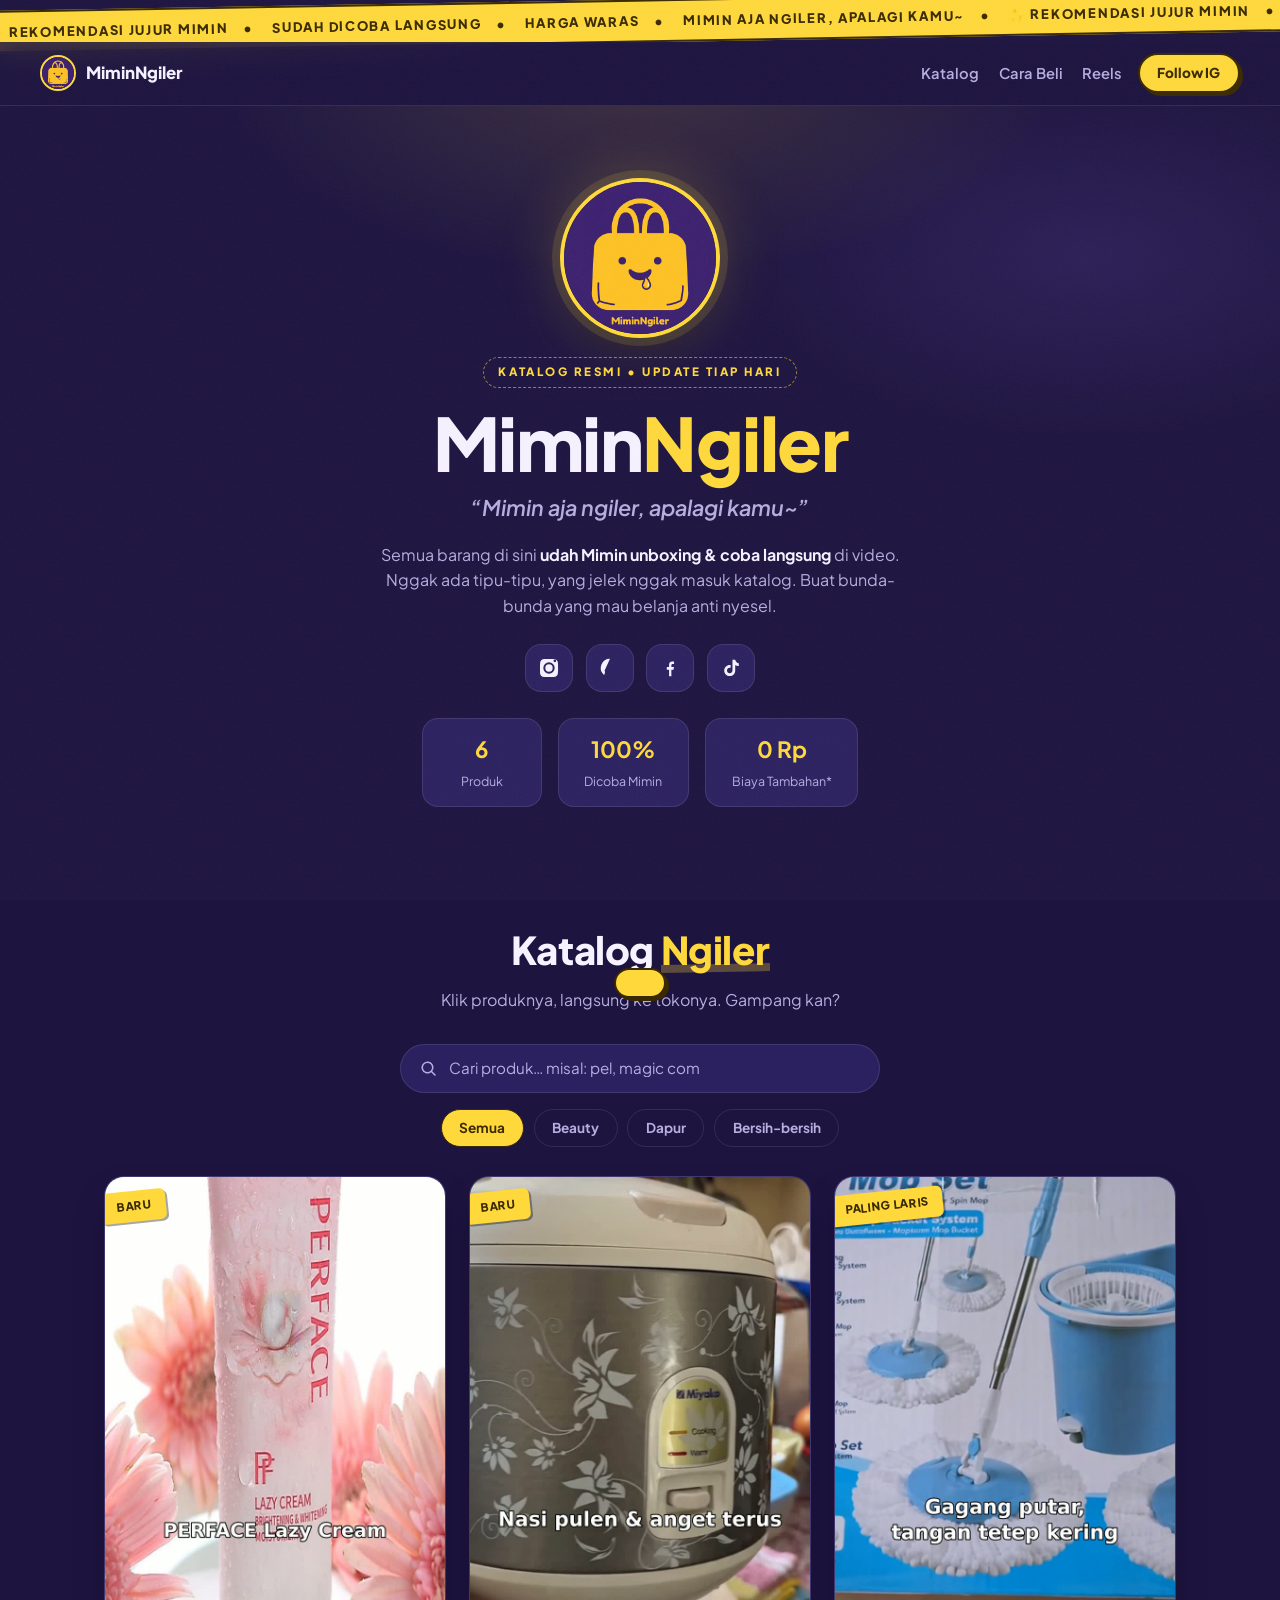
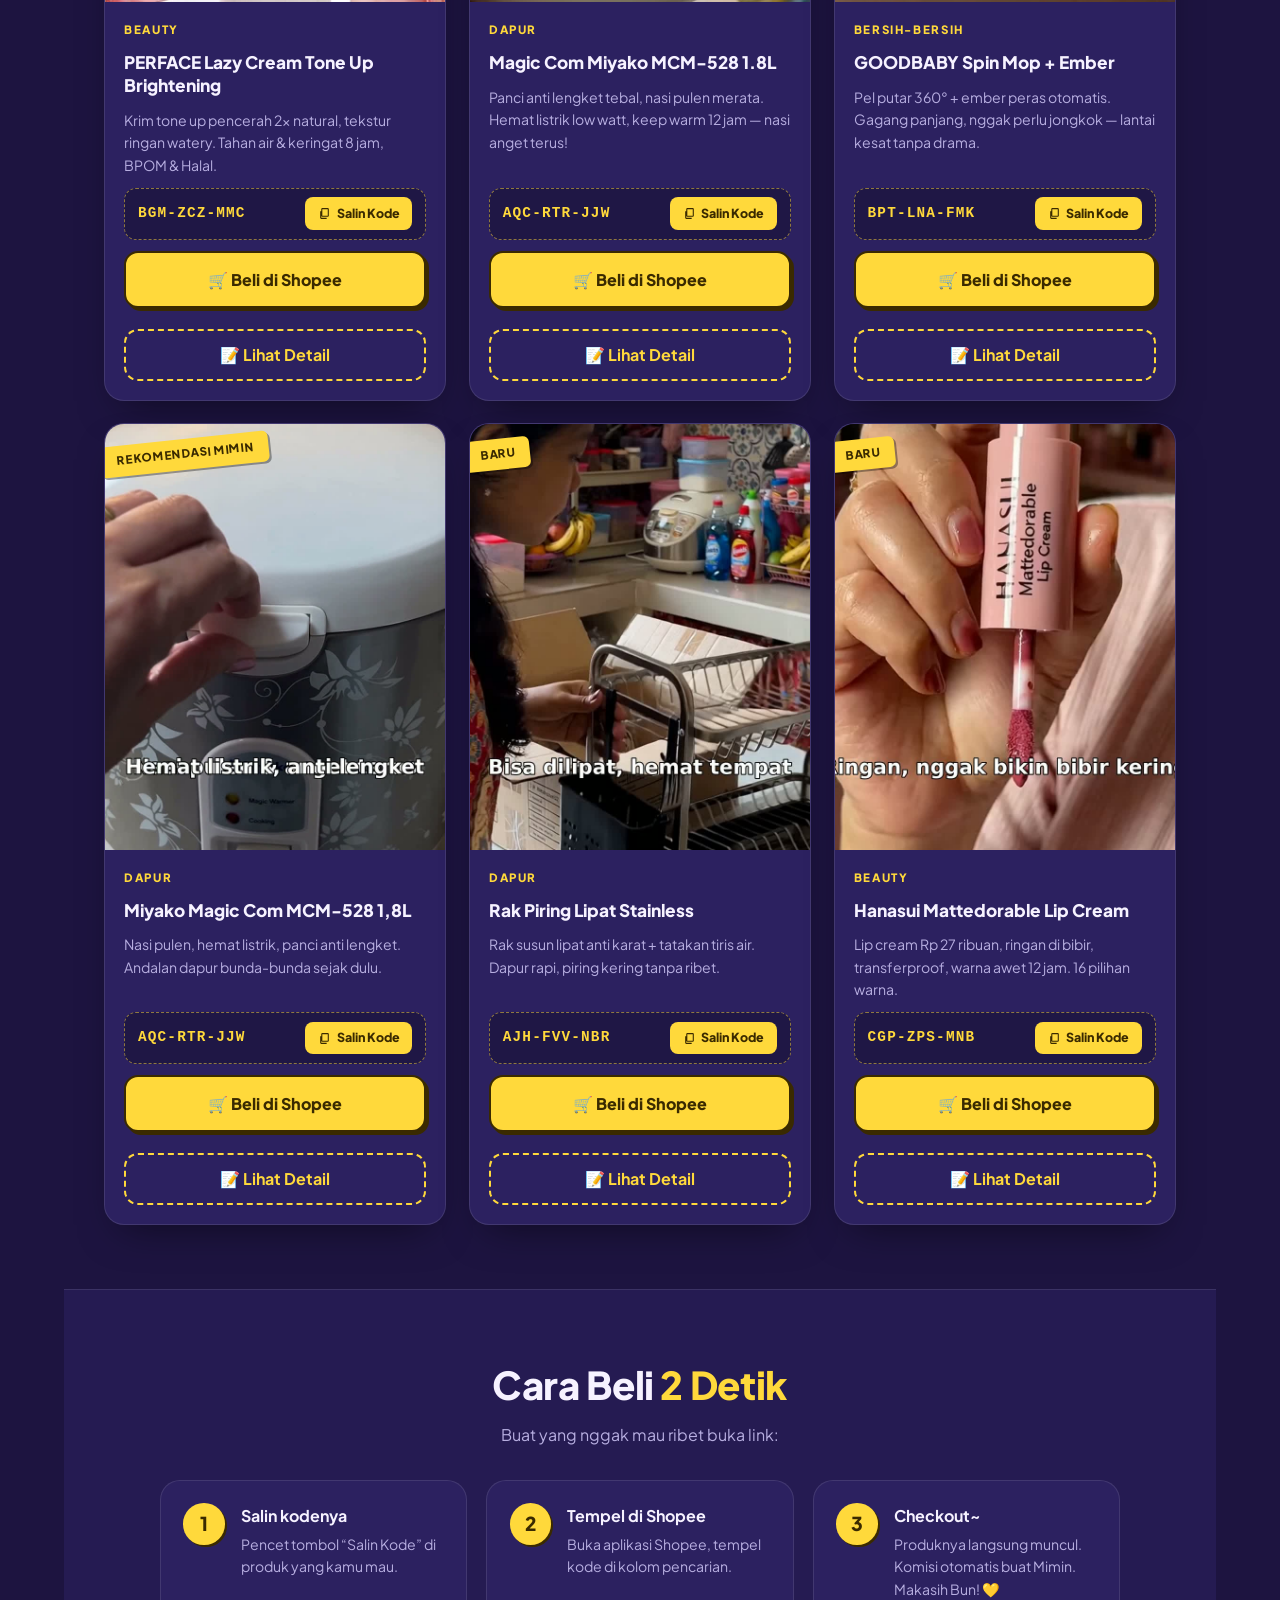
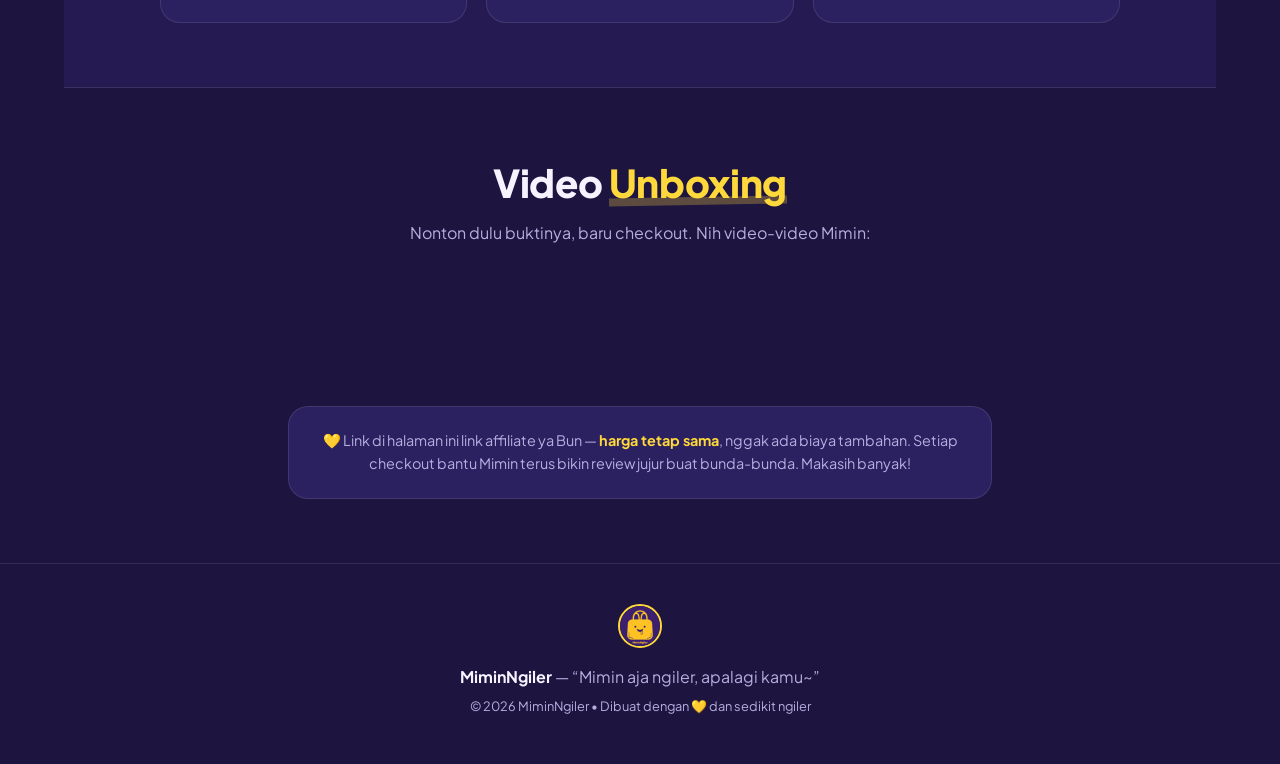
<file: index.html>
<!DOCTYPE html>
<html lang="id">
<head>
<meta charset="UTF-8">
<meta name="viewport" content="width=device-width, initial-scale=1.0">
<title>MiminNgiler — Katalog Rekomendasi Jujur</title>
<meta name="description" content="Katalog barang-barang yang bikin Mimin ngiler. Semua sudah dicoba langsung di video — rekomendasi jujur untuk bunda-bunda. Mimin aja ngiler, apalagi kamu~">
<link rel="icon" type="image/png" href="img/logo.png">
<link rel="preconnect" href="https://fonts.googleapis.com">
<link rel="preconnect" href="https://fonts.gstatic.com" crossorigin>
<link href="https://fonts.googleapis.com/css2?family=Plus+Jakarta+Sans:ital,wght@0,400;0,500;0,600;0,700;0,800;1,600&display=swap" rel="stylesheet">
<link rel="stylesheet" href="styles.css">
<script>document.documentElement.classList.add('js')</script>
</head>
<body>
<div class="grain" aria-hidden="true"></div>

<div class="marquee" aria-hidden="true">
  <div class="marquee-track">
    <span>✨ REKOMENDASI JUJUR MIMIN</span><span class="dot">•</span>
    <span>SUDAH DICOBA LANGSUNG</span><span class="dot">•</span>
    <span>HARGA WARAS</span><span class="dot">•</span>
    <span>MIMIN AJA NGILER, APALAGI KAMU~</span><span class="dot">•</span>
    <span>✨ REKOMENDASI JUJUR MIMIN</span><span class="dot">•</span>
    <span>SUDAH DICOBA LANGSUNG</span><span class="dot">•</span>
    <span>HARGA WARAS</span><span class="dot">•</span>
    <span>MIMIN AJA NGILER, APALAGI KAMU~</span><span class="dot">•</span>
  </div>
</div>

<header class="topbar">
  <a class="brand" href="#top">
    <img src="img/logo.png" alt="Logo MiminNgiler" width="36" height="36">
    <span>MiminNgiler</span>
  </a>
  <nav class="topnav">
    <a href="#katalog">Katalog</a>
    <a href="#cara-beli">Cara Beli</a>
    <a href="#reels">Reels</a>
  </nav>
  <a class="btn btn-small" href="https://instagram.com/mimin.ngiler" target="_blank" rel="noopener">Follow IG</a>
</header>

<main id="top">
  <section class="hero">
    <div class="hero-logo reveal">
      <img src="img/logo.png" alt="Maskot MiminNgiler" width="160" height="160">
    </div>
    <p class="kicker reveal">KATALOG RESMI • UPDATE TIAP HARI</p>
    <h1 class="reveal">Mimin<span>Ngiler</span></h1>
    <p class="tagline reveal">“Mimin aja ngiler, apalagi kamu~”</p>
    <p class="hero-desc reveal">Semua barang di sini <strong>udah Mimin unboxing &amp; coba langsung</strong> di video.
      Nggak ada tipu-tipu, yang jelek nggak masuk katalog. Buat bunda-bunda yang mau belanja anti nyesel.</p>
    <div class="socials reveal">
      <a href="https://instagram.com/mimin.ngiler" target="_blank" rel="noopener" aria-label="Instagram">
        <svg viewBox="0 0 24 24"><path d="M12 2.2c3.2 0 3.6 0 4.9.1 3.3.1 4.8 1.7 4.9 4.9.1 1.3.1 1.6.1 4.8s0 3.6-.1 4.8c-.1 3.2-1.7 4.8-4.9 4.9-1.3.1-1.6.1-4.9.1s-3.6 0-4.9-.1c-3.3-.1-4.8-1.7-4.9-4.9C2.2 15.6 2.2 15.2 2.2 12s0-3.6.1-4.8C2.4 4 4 2.4 7.2 2.3 8.4 2.2 8.8 2.2 12 2.2zm0 3.6a6.2 6.2 0 1 0 0 12.4 6.2 6.2 0 0 0 0-12.4zm0 10.2a4 4 0 1 1 0-8 4 4 0 0 1 0 8zm6.4-10.4a1.4 1.4 0 1 0 0-2.9 1.4 1.4 0 0 0 0 2.9z"/></svg>
      </a>
      <a href="https://www.threads.com/@mimin.ngiler" target="_blank" rel="noopener" aria-label="Threads">
        <svg viewBox="0 0 24 24"><path d="M12 2a10 10 0 0 0-7.1 17.1c.4.4 1 .1 1.1-.4l.6-2.3c.1-.5-.2-1-.7-1.1A8 8 0 1 1 12a8 8 0 1 1 11.3 7.3c-.3.7-1.1 1.5-2.3 1.5-1.5 0-2.2-1-3.7-1h-1.1c-2.4 0-4.3 2-4.3 4.4 0 1.2.5 2.3 1.3 3.1A10 10 0 1 0 12 2zm.2 13.6c-1.3 0-2.3-1-2.3-2.2s1-2.2 2.3-2.2c.6 0 1.1.2 1.5.6l-1.9 1.9c-.3.3-.3.8 0 1.1.3.3.8.3 1.1 0l1.2-1.2c.2.3.3.7.3 1.1 0 1.2-1 2.2-2.2 2.2z"/></svg>
      </a>
      <a href="https://facebook.com/" target="_blank" rel="noopener" aria-label="Facebook">
        <svg viewBox="0 0 24 24"><path d="M13.5 21v-7h2.4l.4-3h-2.8V9.1c0-.9.3-1.5 1.6-1.5h1.3V4.9c-.3 0-1.1-.1-2-.1-2 0-3.4 1.2-3.4 3.5V11H8.5v3H11v7h2.5z"/></svg>
      </a>
      <a href="https://tiktok.com/@mimin.ngiler" target="_blank" rel="noopener" aria-label="TikTok">
        <svg viewBox="0 0 24 24"><path d="M16.6 3c.4 2 1.8 3.6 3.9 3.9v3c-1.5 0-2.9-.5-3.9-1.3v6.1c0 3.4-2.6 6.1-6 6.1-3.3 0-6-2.7-6-6.1s2.7-6.1 6-6.1c.3 0 .7 0 1 .1v3.1c-.3-.1-.7-.2-1-.2-1.6 0-3 1.4-3 3.1s1.4 3.1 3 3.1 3-1.4 3-3.1V3h3z"/></svg>
      </a>
    </div>
    <div class="hero-stats reveal">
      <div class="stat"><strong id="statProduk">0</strong><span>Produk</span></div>
      <div class="stat"><strong>100%</strong><span>Dicoba Mimin</span></div>
      <div class="stat"><strong>0 Rp</strong><span>Biaya Tambahan*</span></div>
    </div>
  </section>

  <section id="katalog" class="section">
    <div class="section-head reveal">
      <h2>Katalog <em>Ngiler</em></h2>
      <p>Klik produknya, langsung ke tokonya. Gampang kan?</p>
    </div>
    <div class="tools reveal">
      <label class="search">
        <svg viewBox="0 0 24 24"><path d="M10 2a8 8 0 1 0 4.9 14.3l5 5 1.4-1.4-5-5A8 8 0 0 0 10 2zm0 2a6 6 0 1 1 0 12 6 6 0 0 1 0-12z"/></svg>
        <input id="searchInput" type="search" placeholder="Cari produk… misal: pel, magic com">
      </label>
      <div class="chips" id="chips"></div>
    </div>
    <div class="grid" id="productGrid"></div>
    <p class="empty" id="emptyState" hidden>Yah, nggak ketemu. Coba kata kunci lain, Bun~</p>
  </section>

  <section id="cara-beli" class="section howto">
    <div class="section-head reveal">
      <h2>Cara Beli <em>2 Detik</em></h2>
      <p>Buat yang nggak mau ribet buka link:</p>
    </div>
    <ol class="steps">
      <li class="reveal"><span class="num">1</span><div><strong>Salin kodenya</strong><p>Pencet tombol “Salin Kode” di produk yang kamu mau.</p></div></li>
      <li class="reveal"><span class="num">2</span><div><strong>Tempel di Shopee</strong><p>Buka aplikasi Shopee, tempel kode di kolom pencarian.</p></div></li>
      <li class="reveal"><span class="num">3</span><div><strong>Checkout~</strong><p>Produknya langsung muncul. Komisi otomatis buat Mimin. Makasih Bun! 💛</p></div></li>
    </ol>
  </section>

  <section id="reels" class="section">
    <div class="section-head reveal">
      <h2>Video <em>Unboxing</em></h2>
      <p>Nonton dulu buktinya, baru checkout. Nih video-video Mimin:</p>
    </div>
    <div class="reels-grid" id="reelGrid"></div>
  </section>

  <section class="section disclaimer reveal">
    <p>💛 Link di halaman ini link affiliate ya Bun — <strong>harga tetap sama</strong>, nggak ada biaya tambahan.
      Setiap checkout bantu Mimin terus bikin review jujur buat bunda-bunda. Makasih banyak!</p>
  </section>
</main>

<footer>
  <img src="img/logo.png" alt="" width="44" height="44">
  <p><strong>MiminNgiler</strong> — “Mimin aja ngiler, apalagi kamu~”</p>
  <p class="foot-small">© 2026 MiminNgiler • Dibuat dengan 💛 dan sedikit ngiler</p>
</footer>

<div class="toast" id="toast" role="status"></div>
<script async src="https://www.instagram.com/embed.js"></script>
<script src="app.js"></script>
</body>
</html>
</file>
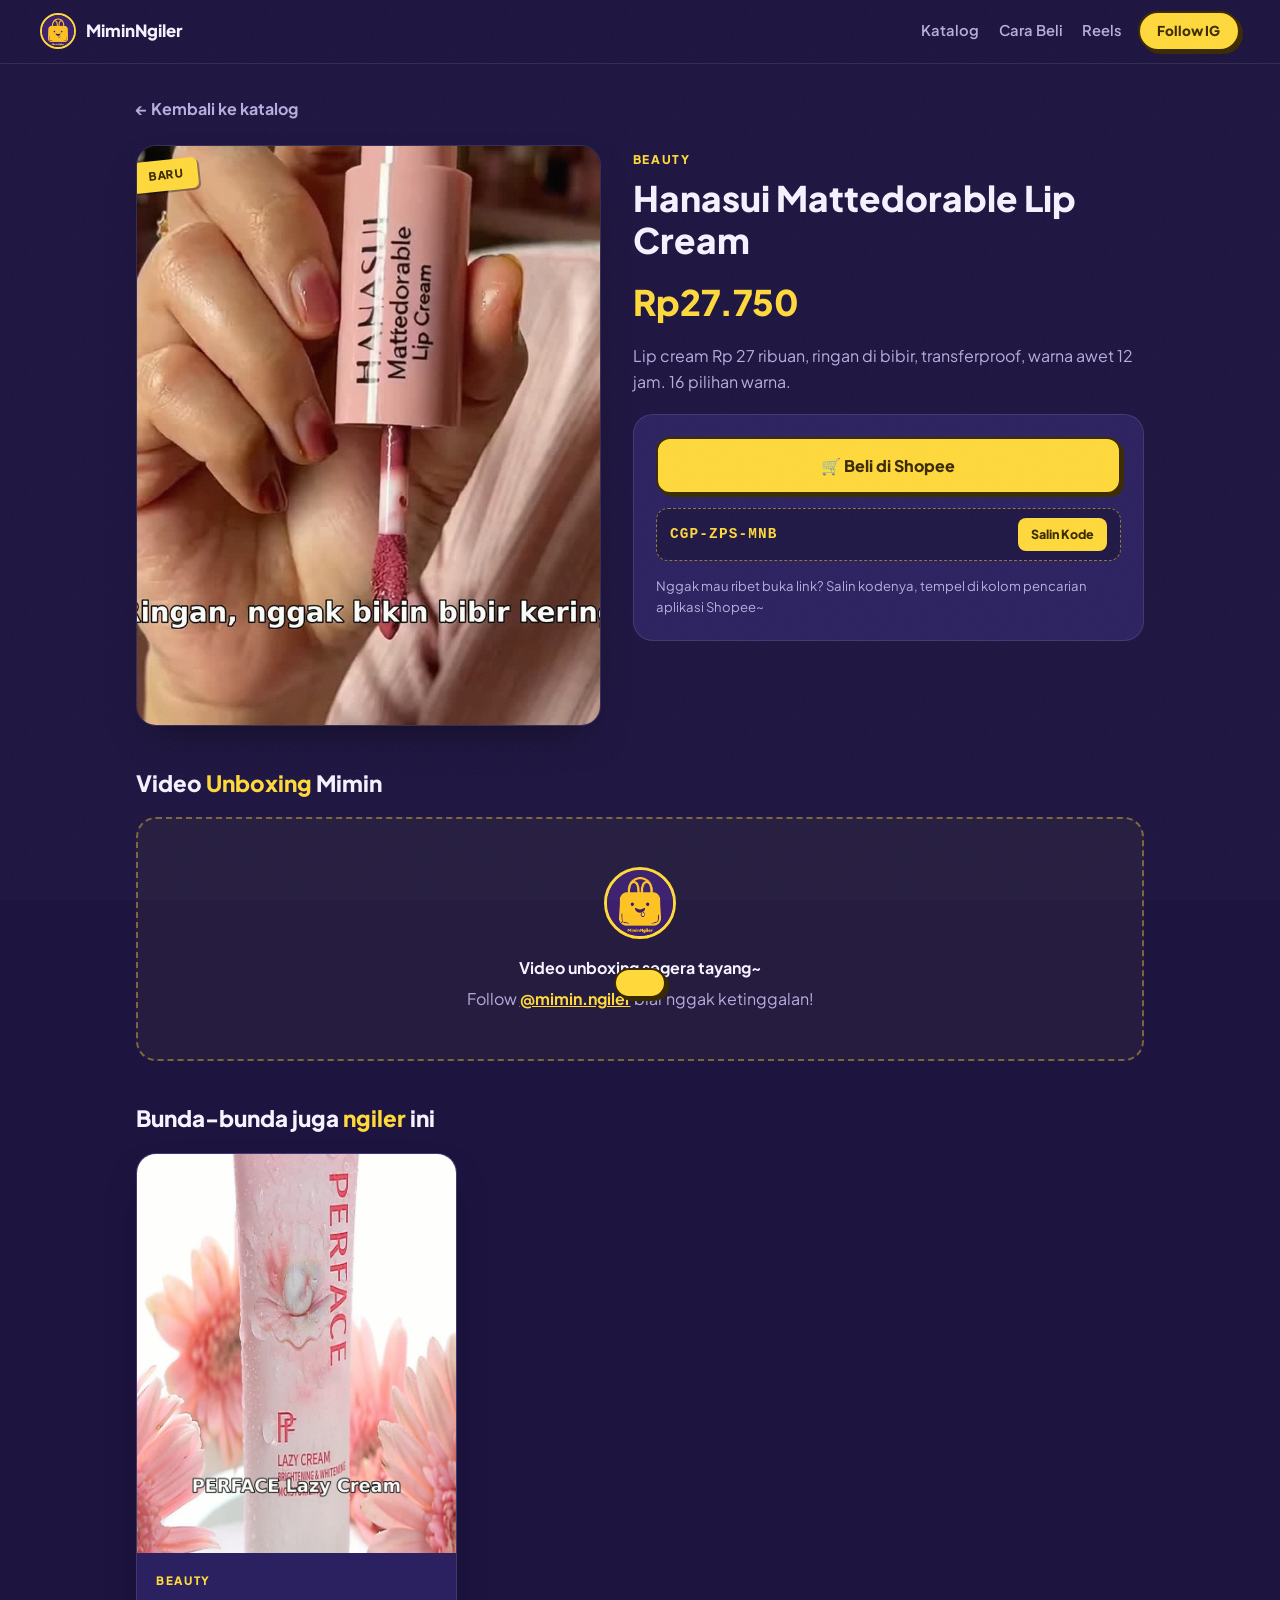
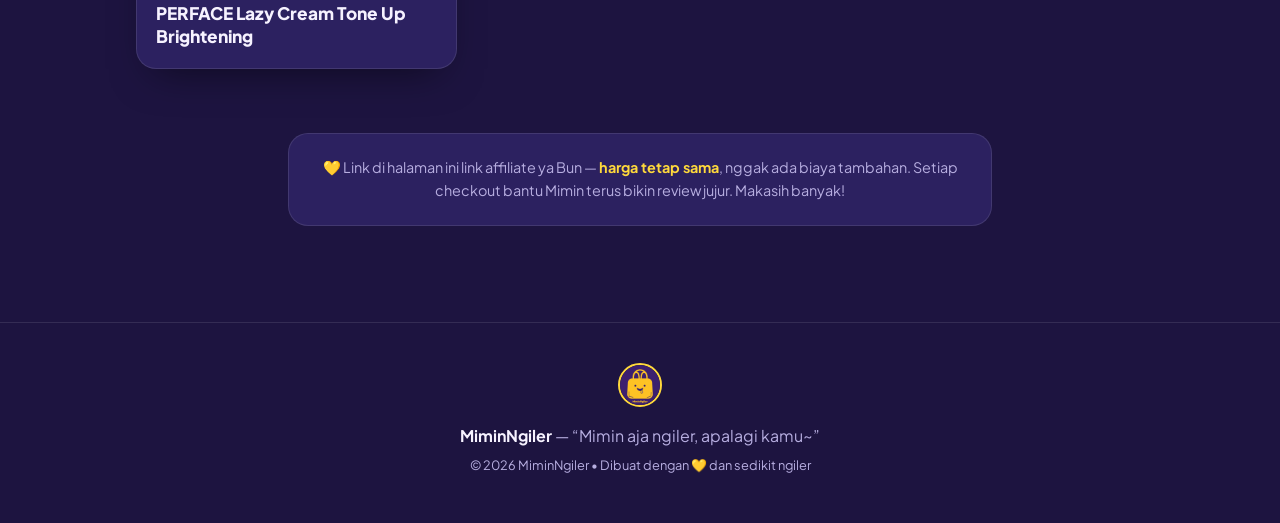
<file: p-hanasui-lipcream.html>
<!DOCTYPE html>
<html lang="id">
<head>
<meta charset="UTF-8">
<meta name="viewport" content="width=device-width, initial-scale=1.0">
<title>Hanasui Mattedorable Lip Cream — MiminNgiler</title>
<meta name="description" content="Hanasui Mattedorable Lip Cream — Lip cream Rp 27 ribuan, ringan di bibir, transferproof, warna awet 12 jam. 16 pilihan warna. Rekomendasi jujur MiminNgiler.">
<link rel="icon" type="image/png" href="img/logo.png">
<link rel="preconnect" href="https://fonts.googleapis.com">
<link rel="preconnect" href="https://fonts.gstatic.com" crossorigin>
<link href="https://fonts.googleapis.com/css2?family=Plus+Jakarta+Sans:ital,wght@0,400;0,500;0,600;0,700;0,800;1,600&display=swap" rel="stylesheet">
<link rel="stylesheet" href="styles.css">
<style>
.detail{max-width:68rem;margin:0 auto;padding:2rem clamp(1rem,4vw,2.5rem)}
.back{display:inline-flex;align-items:center;gap:.4rem;color:var(--muted);text-decoration:none;font-weight:700;margin-bottom:1.5rem}
.back:hover{color:var(--yellow)}
.dgrid{display:grid;grid-template-columns:1fr 1.1fr;gap:2rem;align-items:start}
@media(max-width:720px){.dgrid{grid-template-columns:1fr}}
.dthumb{border-radius:var(--radius);overflow:hidden;border:1px solid var(--line);box-shadow:var(--shadow);position:relative}
.dthumb img{width:100%;aspect-ratio:4/5;object-fit:cover}
.dinfo .cat{font-size:.75rem;font-weight:800;letter-spacing:.14em;text-transform:uppercase;color:var(--yellow)}
.dinfo h1{font-size:clamp(1.5rem,4.5vw,2.2rem);font-weight:800;line-height:1.2;margin:.4rem 0 .8rem}
.price{font-size:clamp(1.6rem,5vw,2.2rem);font-weight:800;color:var(--yellow);margin:.6rem 0}
.price-note{font-size:.8rem;color:var(--muted)}
.speclist{list-style:none;margin:1rem 0;display:grid;gap:.5rem}
.speclist li{background:var(--card);border:1px solid var(--line);border-radius:12px;padding:.7rem 1rem;font-size:.92rem}
.speclist li::before{content:"✓ ";color:var(--yellow);font-weight:800}
.buybox{background:var(--card);border:1px solid var(--line);border-radius:var(--radius);padding:1.4rem;margin-top:1.2rem;display:grid;gap:.9rem}
.dreel{margin-top:2.5rem}
.dreel h2{font-size:1.4rem;font-weight:800;margin-bottom:1rem}
.dreel h2 em{font-style:normal;color:var(--yellow)}
.rel{margin-top:2.5rem}
.rel h2{font-size:1.4rem;font-weight:800;margin-bottom:1rem}
</style>
</head>
<body>
<div class="grain" aria-hidden="true"></div>
<header class="topbar">
  <a class="brand" href="index.html"><img src="img/logo.png" alt="Logo MiminNgiler" width="36" height="36"><span>MiminNgiler</span></a>
  <nav class="topnav"><a href="index.html#katalog">Katalog</a><a href="index.html#cara-beli">Cara Beli</a><a href="index.html#reels">Reels</a></nav>
  <a class="btn btn-small" href="https://instagram.com/mimin.ngiler" target="_blank" rel="noopener">Follow IG</a>
</header>
<main class="detail">
  <a class="back" href="index.html#katalog">← Kembali ke katalog</a>
  <div class="dgrid">
    <div class="dthumb">
      <div class="sticker">Baru</div>
      <img src='img/hanasui-lipcream.jpg' alt='Hanasui Mattedorable Lip Cream'>
    </div>
    <div class="dinfo">
      <span class="cat">Beauty</span>
      <h1>Hanasui Mattedorable Lip Cream</h1>
      <div class="price">Rp27.750</div>
      
      <p style="color:var(--muted);margin:.8rem 0">Lip cream Rp 27 ribuan, ringan di bibir, transferproof, warna awet 12 jam. 16 pilihan warna.</p>
      
      <div class="buybox">
        <a class="buy-btn" href="https://s.shopee.co.id/BUPTWK14s?exp_info=tt_GojqBvvM" target="_blank" rel="noopener nofollow">🛒 Beli di Shopee</a>
        <div class="code-row"><code>CGP-ZPS-MNB</code><button class="copy-btn" data-code="CGP-ZPS-MNB">Salin Kode</button></div>
        <p style="font-size:.82rem;color:var(--muted)">Nggak mau ribet buka link? Salin kodenya, tempel di kolom pencarian aplikasi Shopee~</p>
      </div>
    </div>
  </div>
  <section class="dreel">
    <h2>Video <em>Unboxing</em> Mimin</h2>
    <div class="reel-ph"><img src="img/logo.png" alt=""><strong>Video unboxing segera tayang~</strong><p>Follow <a href="https://instagram.com/mimin.ngiler" target="_blank" rel="noopener" style="color:var(--yellow);font-weight:700">@mimin.ngiler</a> biar nggak ketinggalan!</p></div>
  </section>
  <section class='rel'><h2>Bunda-bunda juga <em style='font-style:normal;color:var(--yellow)'>ngiler</em> ini</h2><div class='grid'><article class='card'><a href='p-perface-lazycream.html' style='text-decoration:none;color:inherit'><div class='thumb'><img src='img/perface-lazycream.jpg' alt='PERFACE Lazy Cream Tone Up Brightening' loading='lazy'></div><div class='card-body'><span class='cat'>Beauty</span><h3>PERFACE Lazy Cream Tone Up Brightening</h3></div></a></article></div></section>
  <section class="section disclaimer"><p>💛 Link di halaman ini link affiliate ya Bun — <strong>harga tetap sama</strong>, nggak ada biaya tambahan. Setiap checkout bantu Mimin terus bikin review jujur. Makasih banyak!</p></section>
</main>
<footer>
  <img src="img/logo.png" alt="" width="44" height="44">
  <p><strong>MiminNgiler</strong> — “Mimin aja ngiler, apalagi kamu~”</p>
  <p class="foot-small">© 2026 MiminNgiler • Dibuat dengan 💛 dan sedikit ngiler</p>
</footer>
<div class="toast" id="toast" role="status"></div>
<script async src="https://www.instagram.com/embed.js"></script>
<script>
document.querySelectorAll('.copy-btn').forEach(b=>b.addEventListener('click',async()=>{
  try{await navigator.clipboard.writeText(b.dataset.code)}catch(e){}
  const t=document.getElementById('toast');t.textContent='Kode '+b.dataset.code+' tersalin! Tempel di pencarian Shopee 🛒';t.classList.add('show');
  setTimeout(()=>t.classList.remove('show'),2200);
}));
if(window.instgrm)window.instgrm.Embeds.process();
</script>
</body>
</html>
</file>
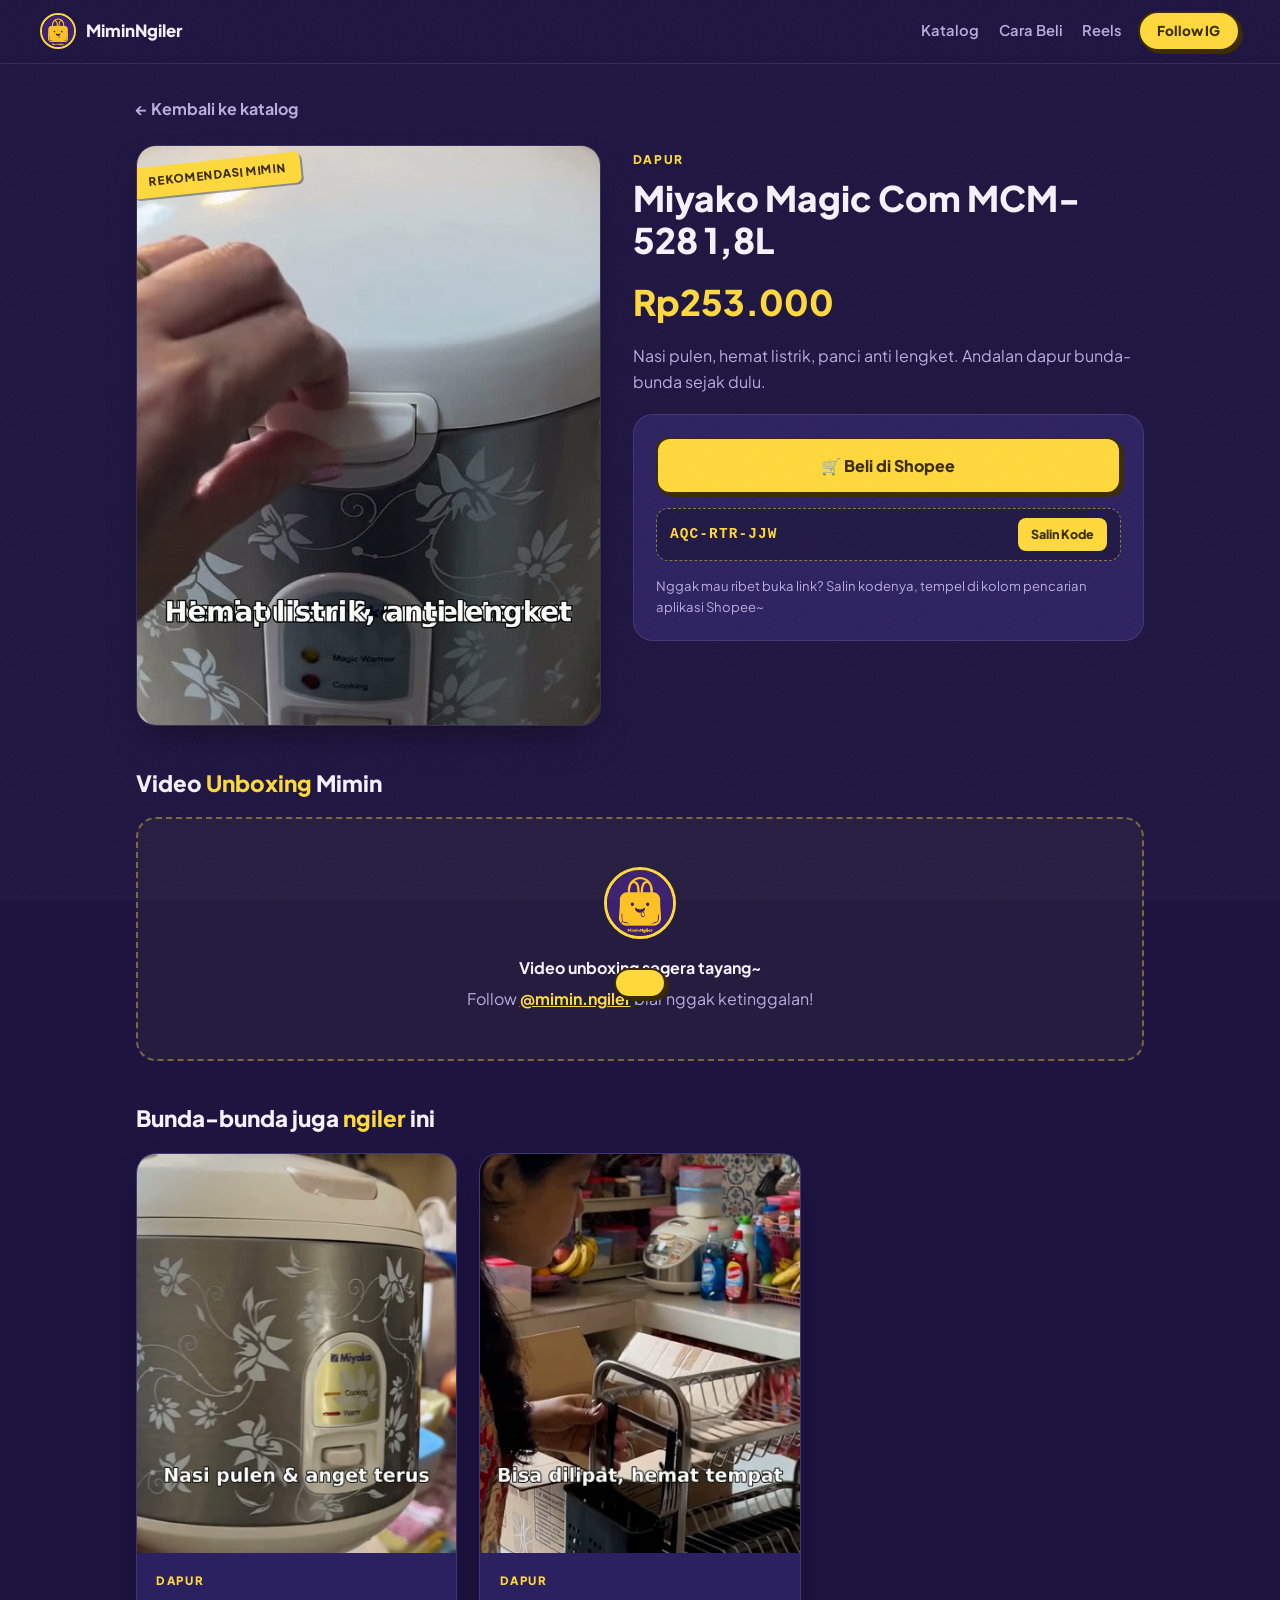
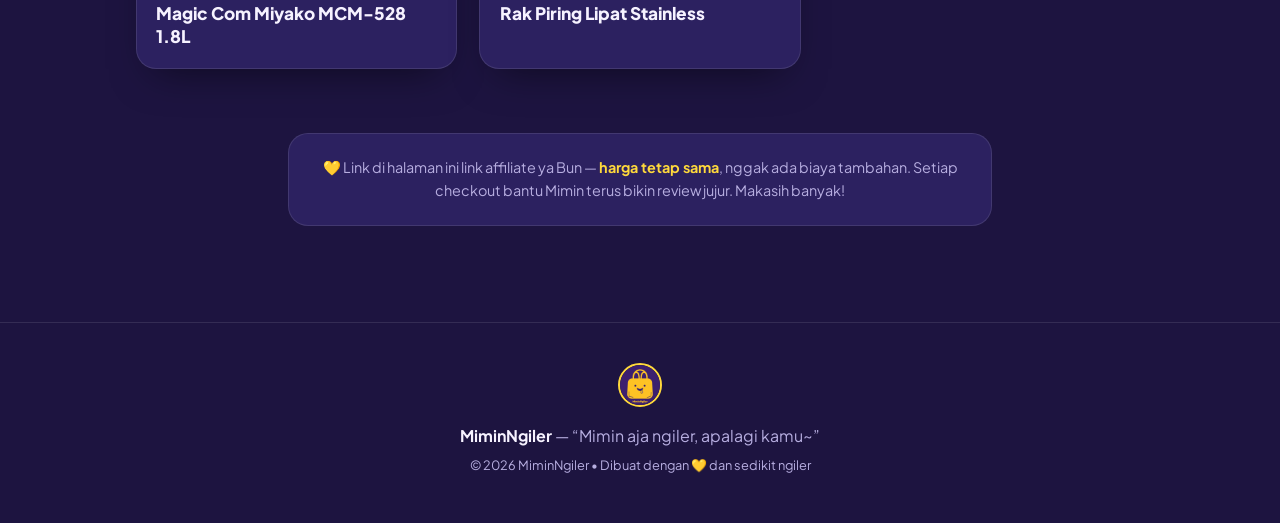
<file: p-magic-com.html>
<!DOCTYPE html>
<html lang="id">
<head>
<meta charset="UTF-8">
<meta name="viewport" content="width=device-width, initial-scale=1.0">
<title>Miyako Magic Com MCM-528 1,8L — MiminNgiler</title>
<meta name="description" content="Miyako Magic Com MCM-528 1,8L — Nasi pulen, hemat listrik, panci anti lengket. Andalan dapur bunda-bunda sejak dulu. Rekomendasi jujur MiminNgiler.">
<link rel="icon" type="image/png" href="img/logo.png">
<link rel="preconnect" href="https://fonts.googleapis.com">
<link rel="preconnect" href="https://fonts.gstatic.com" crossorigin>
<link href="https://fonts.googleapis.com/css2?family=Plus+Jakarta+Sans:ital,wght@0,400;0,500;0,600;0,700;0,800;1,600&display=swap" rel="stylesheet">
<link rel="stylesheet" href="styles.css">
<style>
.detail{max-width:68rem;margin:0 auto;padding:2rem clamp(1rem,4vw,2.5rem)}
.back{display:inline-flex;align-items:center;gap:.4rem;color:var(--muted);text-decoration:none;font-weight:700;margin-bottom:1.5rem}
.back:hover{color:var(--yellow)}
.dgrid{display:grid;grid-template-columns:1fr 1.1fr;gap:2rem;align-items:start}
@media(max-width:720px){.dgrid{grid-template-columns:1fr}}
.dthumb{border-radius:var(--radius);overflow:hidden;border:1px solid var(--line);box-shadow:var(--shadow);position:relative}
.dthumb img{width:100%;aspect-ratio:4/5;object-fit:cover}
.dinfo .cat{font-size:.75rem;font-weight:800;letter-spacing:.14em;text-transform:uppercase;color:var(--yellow)}
.dinfo h1{font-size:clamp(1.5rem,4.5vw,2.2rem);font-weight:800;line-height:1.2;margin:.4rem 0 .8rem}
.price{font-size:clamp(1.6rem,5vw,2.2rem);font-weight:800;color:var(--yellow);margin:.6rem 0}
.price-note{font-size:.8rem;color:var(--muted)}
.speclist{list-style:none;margin:1rem 0;display:grid;gap:.5rem}
.speclist li{background:var(--card);border:1px solid var(--line);border-radius:12px;padding:.7rem 1rem;font-size:.92rem}
.speclist li::before{content:"✓ ";color:var(--yellow);font-weight:800}
.buybox{background:var(--card);border:1px solid var(--line);border-radius:var(--radius);padding:1.4rem;margin-top:1.2rem;display:grid;gap:.9rem}
.dreel{margin-top:2.5rem}
.dreel h2{font-size:1.4rem;font-weight:800;margin-bottom:1rem}
.dreel h2 em{font-style:normal;color:var(--yellow)}
.rel{margin-top:2.5rem}
.rel h2{font-size:1.4rem;font-weight:800;margin-bottom:1rem}
</style>
</head>
<body>
<div class="grain" aria-hidden="true"></div>
<header class="topbar">
  <a class="brand" href="index.html"><img src="img/logo.png" alt="Logo MiminNgiler" width="36" height="36"><span>MiminNgiler</span></a>
  <nav class="topnav"><a href="index.html#katalog">Katalog</a><a href="index.html#cara-beli">Cara Beli</a><a href="index.html#reels">Reels</a></nav>
  <a class="btn btn-small" href="https://instagram.com/mimin.ngiler" target="_blank" rel="noopener">Follow IG</a>
</header>
<main class="detail">
  <a class="back" href="index.html#katalog">← Kembali ke katalog</a>
  <div class="dgrid">
    <div class="dthumb">
      <div class="sticker">Rekomendasi Mimin</div>
      <img src='img/magic-com.jpg' alt='Miyako Magic Com MCM-528 1,8L'>
    </div>
    <div class="dinfo">
      <span class="cat">Dapur</span>
      <h1>Miyako Magic Com MCM-528 1,8L</h1>
      <div class="price">Rp253.000</div>
      
      <p style="color:var(--muted);margin:.8rem 0">Nasi pulen, hemat listrik, panci anti lengket. Andalan dapur bunda-bunda sejak dulu.</p>
      
      <div class="buybox">
        <a class="buy-btn" href="https://s.shopee.co.id/3g4CodpTGu" target="_blank" rel="noopener nofollow">🛒 Beli di Shopee</a>
        <div class="code-row"><code>AQC-RTR-JJW</code><button class="copy-btn" data-code="AQC-RTR-JJW">Salin Kode</button></div>
        <p style="font-size:.82rem;color:var(--muted)">Nggak mau ribet buka link? Salin kodenya, tempel di kolom pencarian aplikasi Shopee~</p>
      </div>
    </div>
  </div>
  <section class="dreel">
    <h2>Video <em>Unboxing</em> Mimin</h2>
    <div class="reel-ph"><img src="img/logo.png" alt=""><strong>Video unboxing segera tayang~</strong><p>Follow <a href="https://instagram.com/mimin.ngiler" target="_blank" rel="noopener" style="color:var(--yellow);font-weight:700">@mimin.ngiler</a> biar nggak ketinggalan!</p></div>
  </section>
  <section class='rel'><h2>Bunda-bunda juga <em style='font-style:normal;color:var(--yellow)'>ngiler</em> ini</h2><div class='grid'><article class='card'><a href='p-magicom-miyako.html' style='text-decoration:none;color:inherit'><div class='thumb'><img src='img/magicom-miyako.jpg' alt='Magic Com Miyako MCM-528 1.8L' loading='lazy'></div><div class='card-body'><span class='cat'>Dapur</span><h3>Magic Com Miyako MCM-528 1.8L</h3></div></a></article><article class='card'><a href='p-rak-piring.html' style='text-decoration:none;color:inherit'><div class='thumb'><img src='img/rak-piring.jpg' alt='Rak Piring Lipat Stainless' loading='lazy'></div><div class='card-body'><span class='cat'>Dapur</span><h3>Rak Piring Lipat Stainless</h3></div></a></article></div></section>
  <section class="section disclaimer"><p>💛 Link di halaman ini link affiliate ya Bun — <strong>harga tetap sama</strong>, nggak ada biaya tambahan. Setiap checkout bantu Mimin terus bikin review jujur. Makasih banyak!</p></section>
</main>
<footer>
  <img src="img/logo.png" alt="" width="44" height="44">
  <p><strong>MiminNgiler</strong> — “Mimin aja ngiler, apalagi kamu~”</p>
  <p class="foot-small">© 2026 MiminNgiler • Dibuat dengan 💛 dan sedikit ngiler</p>
</footer>
<div class="toast" id="toast" role="status"></div>
<script async src="https://www.instagram.com/embed.js"></script>
<script>
document.querySelectorAll('.copy-btn').forEach(b=>b.addEventListener('click',async()=>{
  try{await navigator.clipboard.writeText(b.dataset.code)}catch(e){}
  const t=document.getElementById('toast');t.textContent='Kode '+b.dataset.code+' tersalin! Tempel di pencarian Shopee 🛒';t.classList.add('show');
  setTimeout(()=>t.classList.remove('show'),2200);
}));
if(window.instgrm)window.instgrm.Embeds.process();
</script>
</body>
</html>
</file>
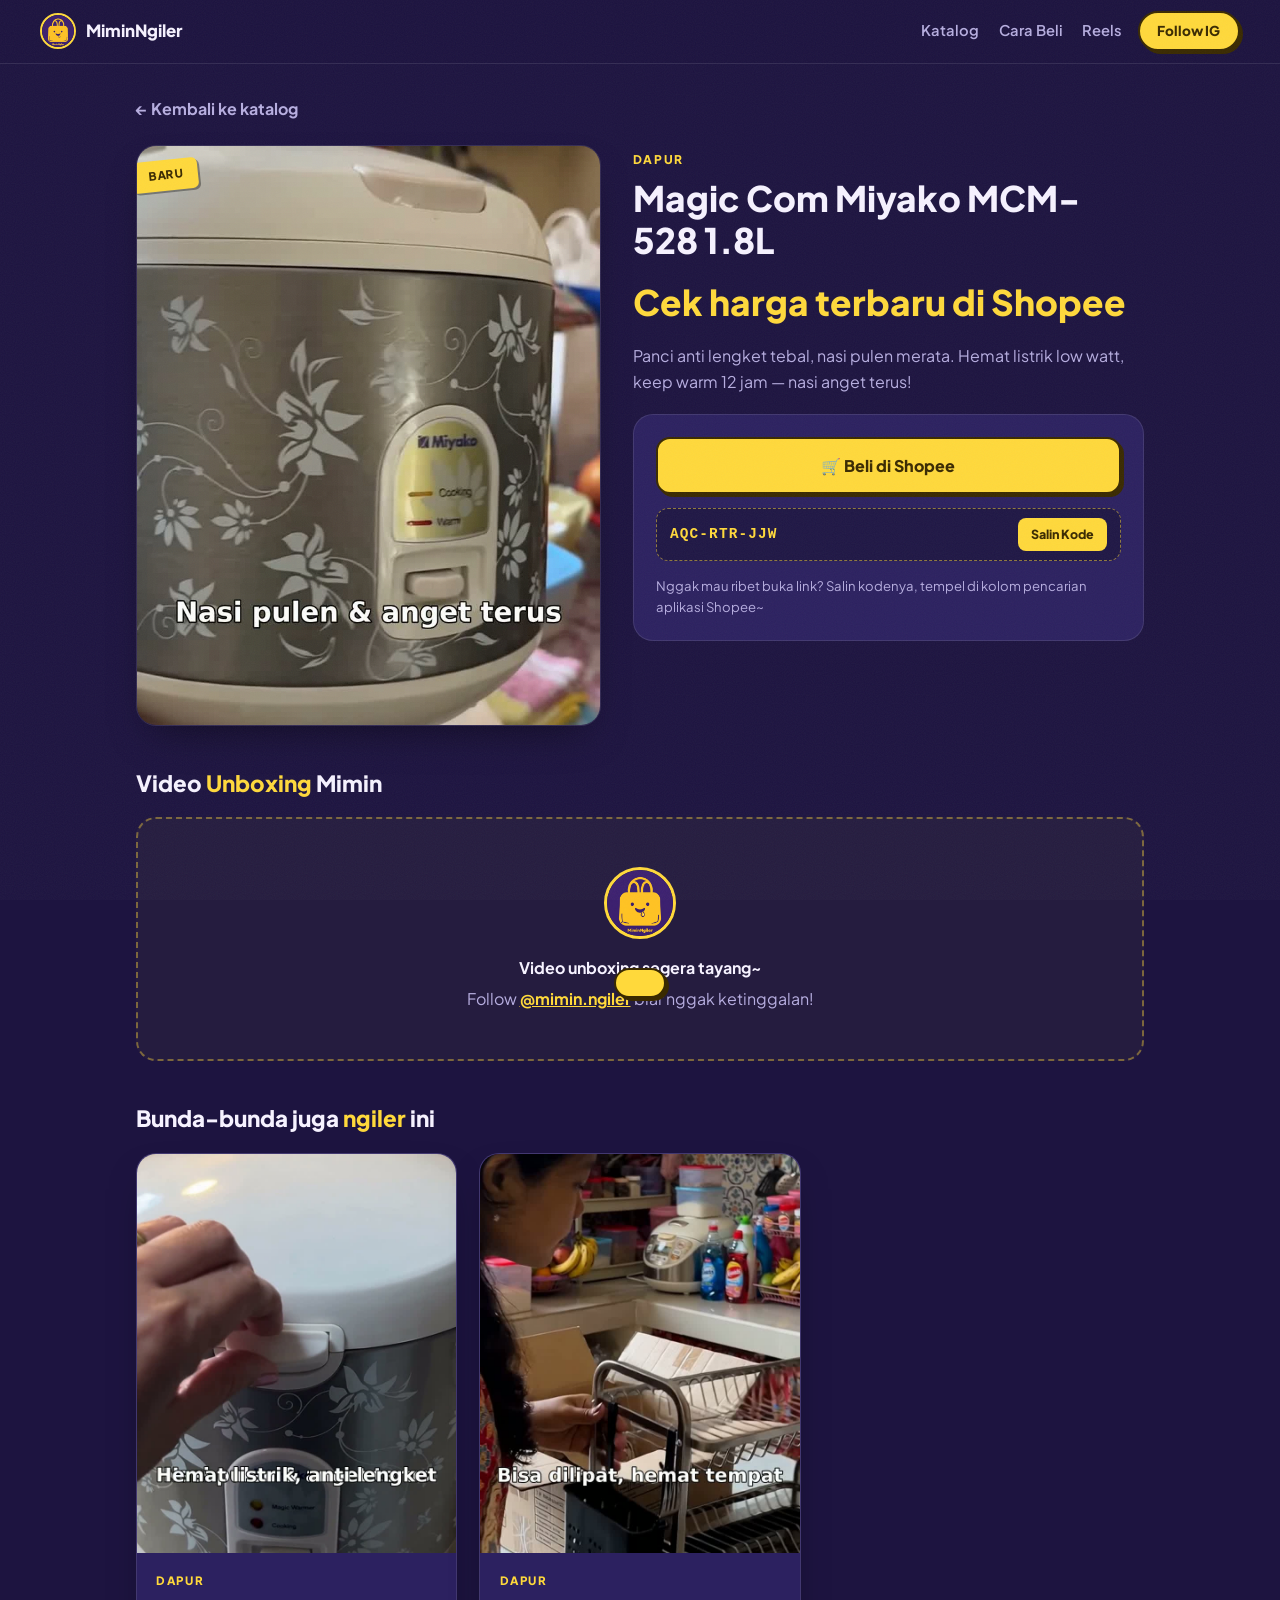
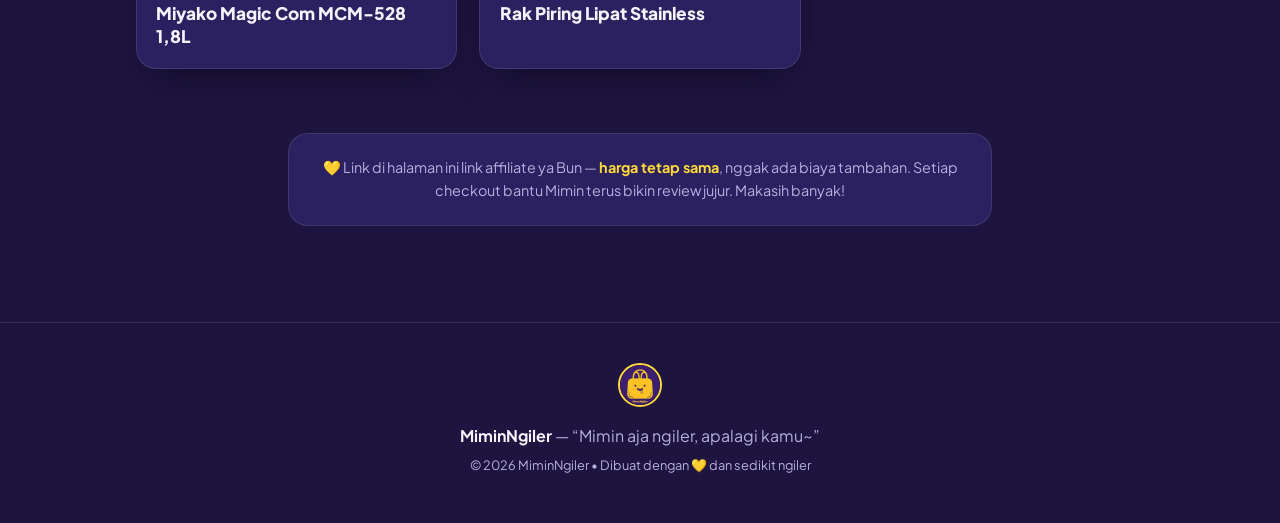
<file: p-magicom-miyako.html>
<!DOCTYPE html>
<html lang="id">
<head>
<meta charset="UTF-8">
<meta name="viewport" content="width=device-width, initial-scale=1.0">
<title>Magic Com Miyako MCM-528 1.8L — MiminNgiler</title>
<meta name="description" content="Magic Com Miyako MCM-528 1.8L — Panci anti lengket tebal, nasi pulen merata. Hemat listrik low watt, keep warm 12 jam — nasi anget terus! Rekomendasi jujur MiminNgiler.">
<link rel="icon" type="image/png" href="img/logo.png">
<link rel="preconnect" href="https://fonts.googleapis.com">
<link rel="preconnect" href="https://fonts.gstatic.com" crossorigin>
<link href="https://fonts.googleapis.com/css2?family=Plus+Jakarta+Sans:ital,wght@0,400;0,500;0,600;0,700;0,800;1,600&display=swap" rel="stylesheet">
<link rel="stylesheet" href="styles.css">
<style>
.detail{max-width:68rem;margin:0 auto;padding:2rem clamp(1rem,4vw,2.5rem)}
.back{display:inline-flex;align-items:center;gap:.4rem;color:var(--muted);text-decoration:none;font-weight:700;margin-bottom:1.5rem}
.back:hover{color:var(--yellow)}
.dgrid{display:grid;grid-template-columns:1fr 1.1fr;gap:2rem;align-items:start}
@media(max-width:720px){.dgrid{grid-template-columns:1fr}}
.dthumb{border-radius:var(--radius);overflow:hidden;border:1px solid var(--line);box-shadow:var(--shadow);position:relative}
.dthumb img{width:100%;aspect-ratio:4/5;object-fit:cover}
.dinfo .cat{font-size:.75rem;font-weight:800;letter-spacing:.14em;text-transform:uppercase;color:var(--yellow)}
.dinfo h1{font-size:clamp(1.5rem,4.5vw,2.2rem);font-weight:800;line-height:1.2;margin:.4rem 0 .8rem}
.price{font-size:clamp(1.6rem,5vw,2.2rem);font-weight:800;color:var(--yellow);margin:.6rem 0}
.price-note{font-size:.8rem;color:var(--muted)}
.speclist{list-style:none;margin:1rem 0;display:grid;gap:.5rem}
.speclist li{background:var(--card);border:1px solid var(--line);border-radius:12px;padding:.7rem 1rem;font-size:.92rem}
.speclist li::before{content:"✓ ";color:var(--yellow);font-weight:800}
.buybox{background:var(--card);border:1px solid var(--line);border-radius:var(--radius);padding:1.4rem;margin-top:1.2rem;display:grid;gap:.9rem}
.dreel{margin-top:2.5rem}
.dreel h2{font-size:1.4rem;font-weight:800;margin-bottom:1rem}
.dreel h2 em{font-style:normal;color:var(--yellow)}
.rel{margin-top:2.5rem}
.rel h2{font-size:1.4rem;font-weight:800;margin-bottom:1rem}
</style>
</head>
<body>
<div class="grain" aria-hidden="true"></div>
<header class="topbar">
  <a class="brand" href="index.html"><img src="img/logo.png" alt="Logo MiminNgiler" width="36" height="36"><span>MiminNgiler</span></a>
  <nav class="topnav"><a href="index.html#katalog">Katalog</a><a href="index.html#cara-beli">Cara Beli</a><a href="index.html#reels">Reels</a></nav>
  <a class="btn btn-small" href="https://instagram.com/mimin.ngiler" target="_blank" rel="noopener">Follow IG</a>
</header>
<main class="detail">
  <a class="back" href="index.html#katalog">← Kembali ke katalog</a>
  <div class="dgrid">
    <div class="dthumb">
      <div class="sticker">Baru</div>
      <img src='img/magicom-miyako.jpg' alt='Magic Com Miyako MCM-528 1.8L'>
    </div>
    <div class="dinfo">
      <span class="cat">Dapur</span>
      <h1>Magic Com Miyako MCM-528 1.8L</h1>
      <div class="price">Cek harga terbaru di Shopee</div>
      
      <p style="color:var(--muted);margin:.8rem 0">Panci anti lengket tebal, nasi pulen merata. Hemat listrik low watt, keep warm 12 jam — nasi anget terus!</p>
      
      <div class="buybox">
        <a class="buy-btn" href="https://s.shopee.co.id/3g4CodpTGu" target="_blank" rel="noopener nofollow">🛒 Beli di Shopee</a>
        <div class="code-row"><code>AQC-RTR-JJW</code><button class="copy-btn" data-code="AQC-RTR-JJW">Salin Kode</button></div>
        <p style="font-size:.82rem;color:var(--muted)">Nggak mau ribet buka link? Salin kodenya, tempel di kolom pencarian aplikasi Shopee~</p>
      </div>
    </div>
  </div>
  <section class="dreel">
    <h2>Video <em>Unboxing</em> Mimin</h2>
    <div class="reel-ph"><img src="img/logo.png" alt=""><strong>Video unboxing segera tayang~</strong><p>Follow <a href="https://instagram.com/mimin.ngiler" target="_blank" rel="noopener" style="color:var(--yellow);font-weight:700">@mimin.ngiler</a> biar nggak ketinggalan!</p></div>
  </section>
  <section class='rel'><h2>Bunda-bunda juga <em style='font-style:normal;color:var(--yellow)'>ngiler</em> ini</h2><div class='grid'><article class='card'><a href='p-magic-com.html' style='text-decoration:none;color:inherit'><div class='thumb'><img src='img/magic-com.jpg' alt='Miyako Magic Com MCM-528 1,8L' loading='lazy'></div><div class='card-body'><span class='cat'>Dapur</span><h3>Miyako Magic Com MCM-528 1,8L</h3></div></a></article><article class='card'><a href='p-rak-piring.html' style='text-decoration:none;color:inherit'><div class='thumb'><img src='img/rak-piring.jpg' alt='Rak Piring Lipat Stainless' loading='lazy'></div><div class='card-body'><span class='cat'>Dapur</span><h3>Rak Piring Lipat Stainless</h3></div></a></article></div></section>
  <section class="section disclaimer"><p>💛 Link di halaman ini link affiliate ya Bun — <strong>harga tetap sama</strong>, nggak ada biaya tambahan. Setiap checkout bantu Mimin terus bikin review jujur. Makasih banyak!</p></section>
</main>
<footer>
  <img src="img/logo.png" alt="" width="44" height="44">
  <p><strong>MiminNgiler</strong> — “Mimin aja ngiler, apalagi kamu~”</p>
  <p class="foot-small">© 2026 MiminNgiler • Dibuat dengan 💛 dan sedikit ngiler</p>
</footer>
<div class="toast" id="toast" role="status"></div>
<script async src="https://www.instagram.com/embed.js"></script>
<script>
document.querySelectorAll('.copy-btn').forEach(b=>b.addEventListener('click',async()=>{
  try{await navigator.clipboard.writeText(b.dataset.code)}catch(e){}
  const t=document.getElementById('toast');t.textContent='Kode '+b.dataset.code+' tersalin! Tempel di pencarian Shopee 🛒';t.classList.add('show');
  setTimeout(()=>t.classList.remove('show'),2200);
}));
if(window.instgrm)window.instgrm.Embeds.process();
</script>
</body>
</html>
</file>
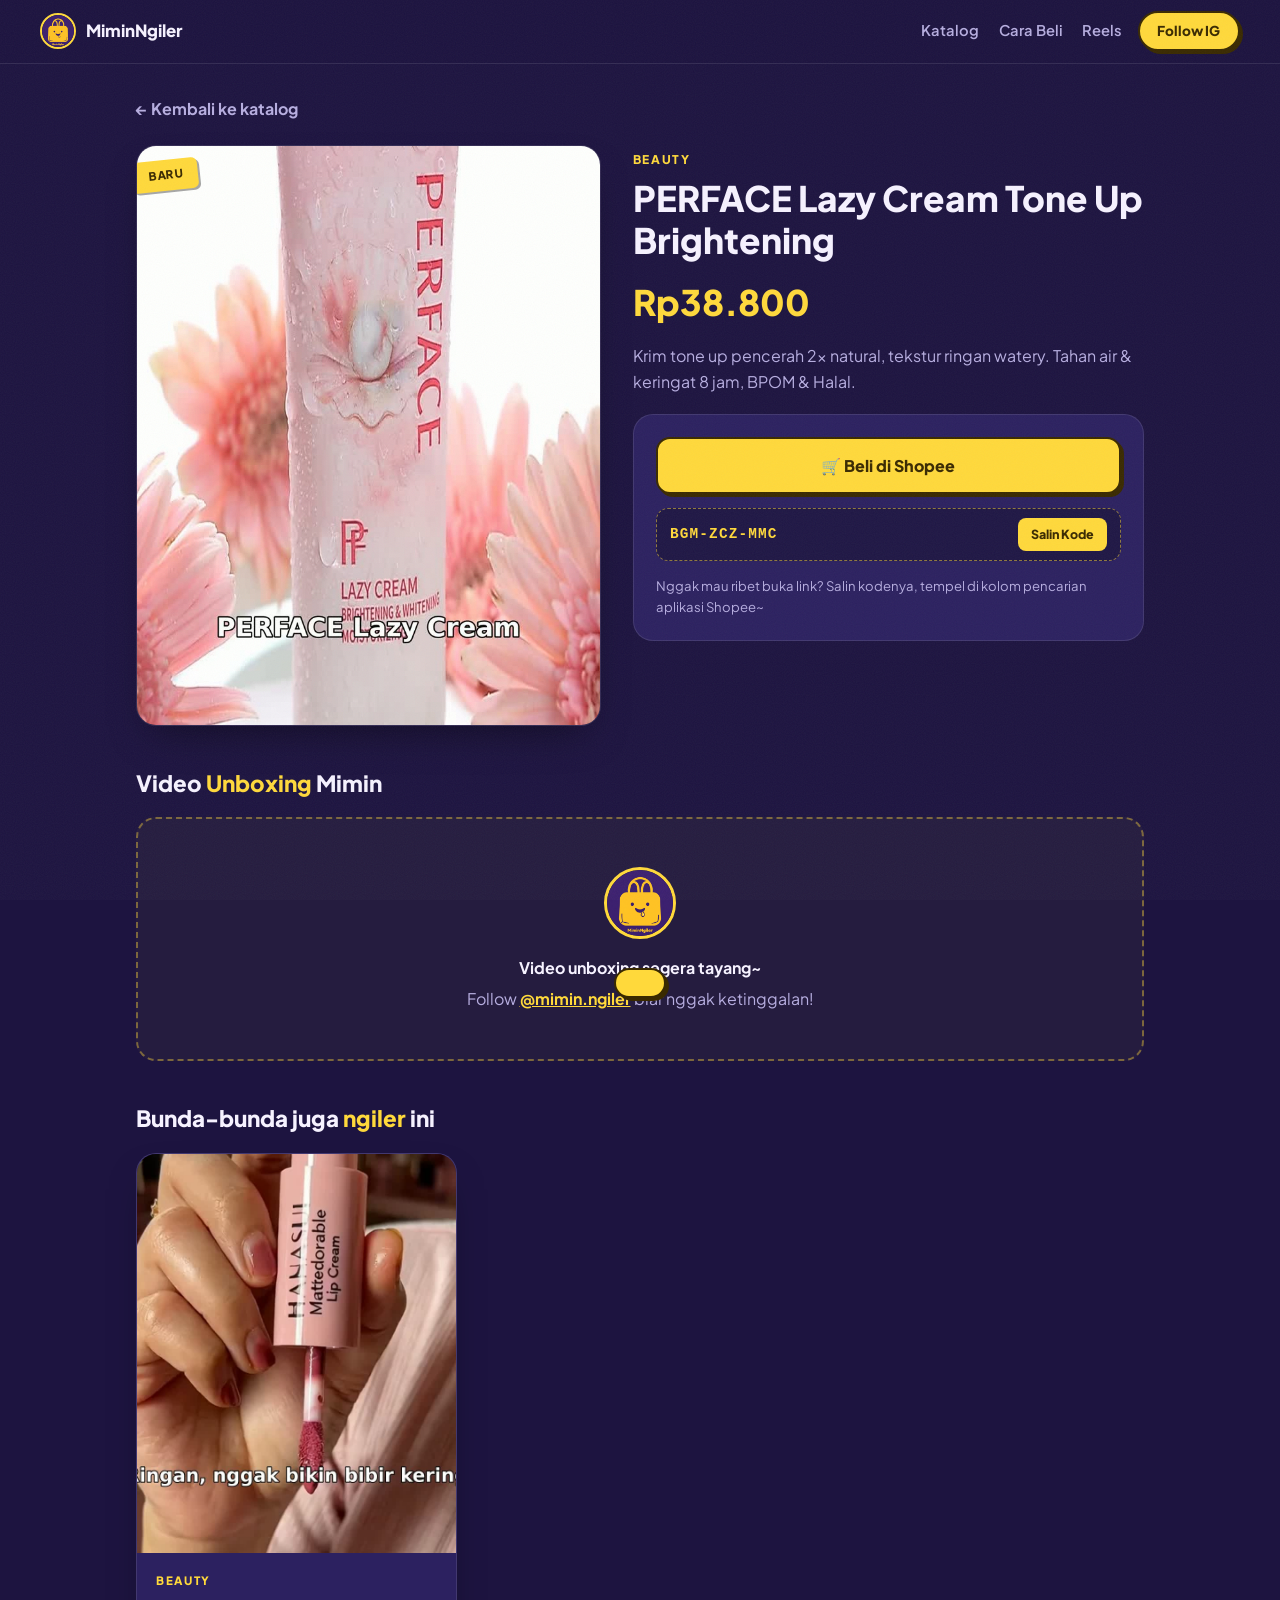
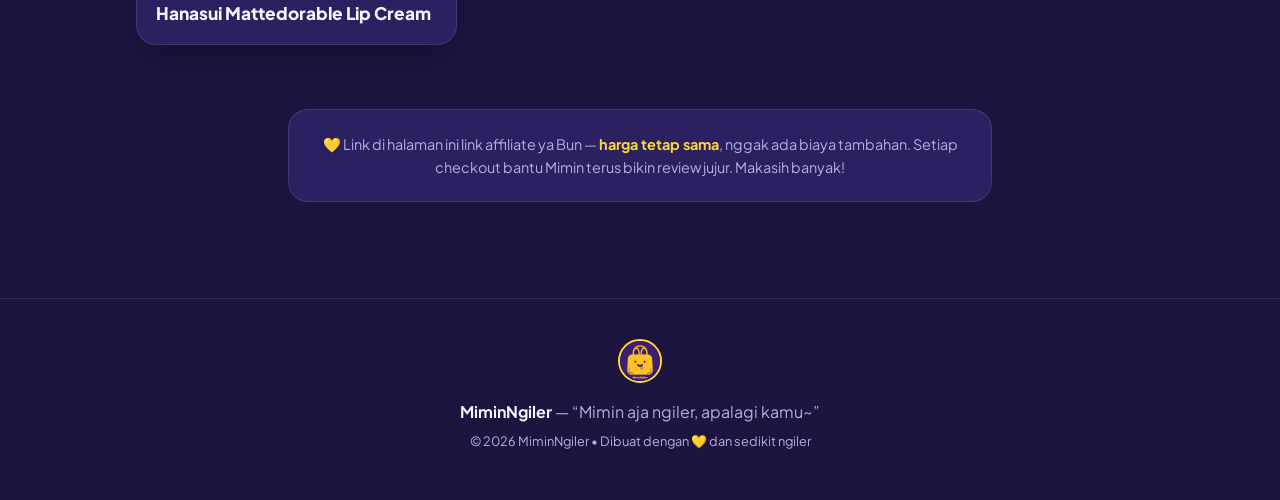
<file: p-perface-lazycream.html>
<!DOCTYPE html>
<html lang="id">
<head>
<meta charset="UTF-8">
<meta name="viewport" content="width=device-width, initial-scale=1.0">
<title>PERFACE Lazy Cream Tone Up Brightening — MiminNgiler</title>
<meta name="description" content="PERFACE Lazy Cream Tone Up Brightening — Krim tone up pencerah 2x natural, tekstur ringan watery. Tahan air &amp; keringat 8 jam, BPOM &amp; Halal. Rekomendasi jujur MiminNgiler.">
<link rel="icon" type="image/png" href="img/logo.png">
<link rel="preconnect" href="https://fonts.googleapis.com">
<link rel="preconnect" href="https://fonts.gstatic.com" crossorigin>
<link href="https://fonts.googleapis.com/css2?family=Plus+Jakarta+Sans:ital,wght@0,400;0,500;0,600;0,700;0,800;1,600&display=swap" rel="stylesheet">
<link rel="stylesheet" href="styles.css">
<style>
.detail{max-width:68rem;margin:0 auto;padding:2rem clamp(1rem,4vw,2.5rem)}
.back{display:inline-flex;align-items:center;gap:.4rem;color:var(--muted);text-decoration:none;font-weight:700;margin-bottom:1.5rem}
.back:hover{color:var(--yellow)}
.dgrid{display:grid;grid-template-columns:1fr 1.1fr;gap:2rem;align-items:start}
@media(max-width:720px){.dgrid{grid-template-columns:1fr}}
.dthumb{border-radius:var(--radius);overflow:hidden;border:1px solid var(--line);box-shadow:var(--shadow);position:relative}
.dthumb img{width:100%;aspect-ratio:4/5;object-fit:cover}
.dinfo .cat{font-size:.75rem;font-weight:800;letter-spacing:.14em;text-transform:uppercase;color:var(--yellow)}
.dinfo h1{font-size:clamp(1.5rem,4.5vw,2.2rem);font-weight:800;line-height:1.2;margin:.4rem 0 .8rem}
.price{font-size:clamp(1.6rem,5vw,2.2rem);font-weight:800;color:var(--yellow);margin:.6rem 0}
.price-note{font-size:.8rem;color:var(--muted)}
.speclist{list-style:none;margin:1rem 0;display:grid;gap:.5rem}
.speclist li{background:var(--card);border:1px solid var(--line);border-radius:12px;padding:.7rem 1rem;font-size:.92rem}
.speclist li::before{content:"✓ ";color:var(--yellow);font-weight:800}
.buybox{background:var(--card);border:1px solid var(--line);border-radius:var(--radius);padding:1.4rem;margin-top:1.2rem;display:grid;gap:.9rem}
.dreel{margin-top:2.5rem}
.dreel h2{font-size:1.4rem;font-weight:800;margin-bottom:1rem}
.dreel h2 em{font-style:normal;color:var(--yellow)}
.rel{margin-top:2.5rem}
.rel h2{font-size:1.4rem;font-weight:800;margin-bottom:1rem}
</style>
</head>
<body>
<div class="grain" aria-hidden="true"></div>
<header class="topbar">
  <a class="brand" href="index.html"><img src="img/logo.png" alt="Logo MiminNgiler" width="36" height="36"><span>MiminNgiler</span></a>
  <nav class="topnav"><a href="index.html#katalog">Katalog</a><a href="index.html#cara-beli">Cara Beli</a><a href="index.html#reels">Reels</a></nav>
  <a class="btn btn-small" href="https://instagram.com/mimin.ngiler" target="_blank" rel="noopener">Follow IG</a>
</header>
<main class="detail">
  <a class="back" href="index.html#katalog">← Kembali ke katalog</a>
  <div class="dgrid">
    <div class="dthumb">
      <div class="sticker">Baru</div>
      <img src='img/perface-lazycream.jpg' alt='PERFACE Lazy Cream Tone Up Brightening'>
    </div>
    <div class="dinfo">
      <span class="cat">Beauty</span>
      <h1>PERFACE Lazy Cream Tone Up Brightening</h1>
      <div class="price">Rp38.800</div>
      
      <p style="color:var(--muted);margin:.8rem 0">Krim tone up pencerah 2x natural, tekstur ringan watery. Tahan air &amp; keringat 8 jam, BPOM &amp; Halal.</p>
      
      <div class="buybox">
        <a class="buy-btn" href="https://s.shopee.co.id/113Yd5eT1d?exp_info=tt_GojqBvvM" target="_blank" rel="noopener nofollow">🛒 Beli di Shopee</a>
        <div class="code-row"><code>BGM-ZCZ-MMC</code><button class="copy-btn" data-code="BGM-ZCZ-MMC">Salin Kode</button></div>
        <p style="font-size:.82rem;color:var(--muted)">Nggak mau ribet buka link? Salin kodenya, tempel di kolom pencarian aplikasi Shopee~</p>
      </div>
    </div>
  </div>
  <section class="dreel">
    <h2>Video <em>Unboxing</em> Mimin</h2>
    <div class="reel-ph"><img src="img/logo.png" alt=""><strong>Video unboxing segera tayang~</strong><p>Follow <a href="https://instagram.com/mimin.ngiler" target="_blank" rel="noopener" style="color:var(--yellow);font-weight:700">@mimin.ngiler</a> biar nggak ketinggalan!</p></div>
  </section>
  <section class='rel'><h2>Bunda-bunda juga <em style='font-style:normal;color:var(--yellow)'>ngiler</em> ini</h2><div class='grid'><article class='card'><a href='p-hanasui-lipcream.html' style='text-decoration:none;color:inherit'><div class='thumb'><img src='img/hanasui-lipcream.jpg' alt='Hanasui Mattedorable Lip Cream' loading='lazy'></div><div class='card-body'><span class='cat'>Beauty</span><h3>Hanasui Mattedorable Lip Cream</h3></div></a></article></div></section>
  <section class="section disclaimer"><p>💛 Link di halaman ini link affiliate ya Bun — <strong>harga tetap sama</strong>, nggak ada biaya tambahan. Setiap checkout bantu Mimin terus bikin review jujur. Makasih banyak!</p></section>
</main>
<footer>
  <img src="img/logo.png" alt="" width="44" height="44">
  <p><strong>MiminNgiler</strong> — “Mimin aja ngiler, apalagi kamu~”</p>
  <p class="foot-small">© 2026 MiminNgiler • Dibuat dengan 💛 dan sedikit ngiler</p>
</footer>
<div class="toast" id="toast" role="status"></div>
<script async src="https://www.instagram.com/embed.js"></script>
<script>
document.querySelectorAll('.copy-btn').forEach(b=>b.addEventListener('click',async()=>{
  try{await navigator.clipboard.writeText(b.dataset.code)}catch(e){}
  const t=document.getElementById('toast');t.textContent='Kode '+b.dataset.code+' tersalin! Tempel di pencarian Shopee 🛒';t.classList.add('show');
  setTimeout(()=>t.classList.remove('show'),2200);
}));
if(window.instgrm)window.instgrm.Embeds.process();
</script>
</body>
</html>
</file>
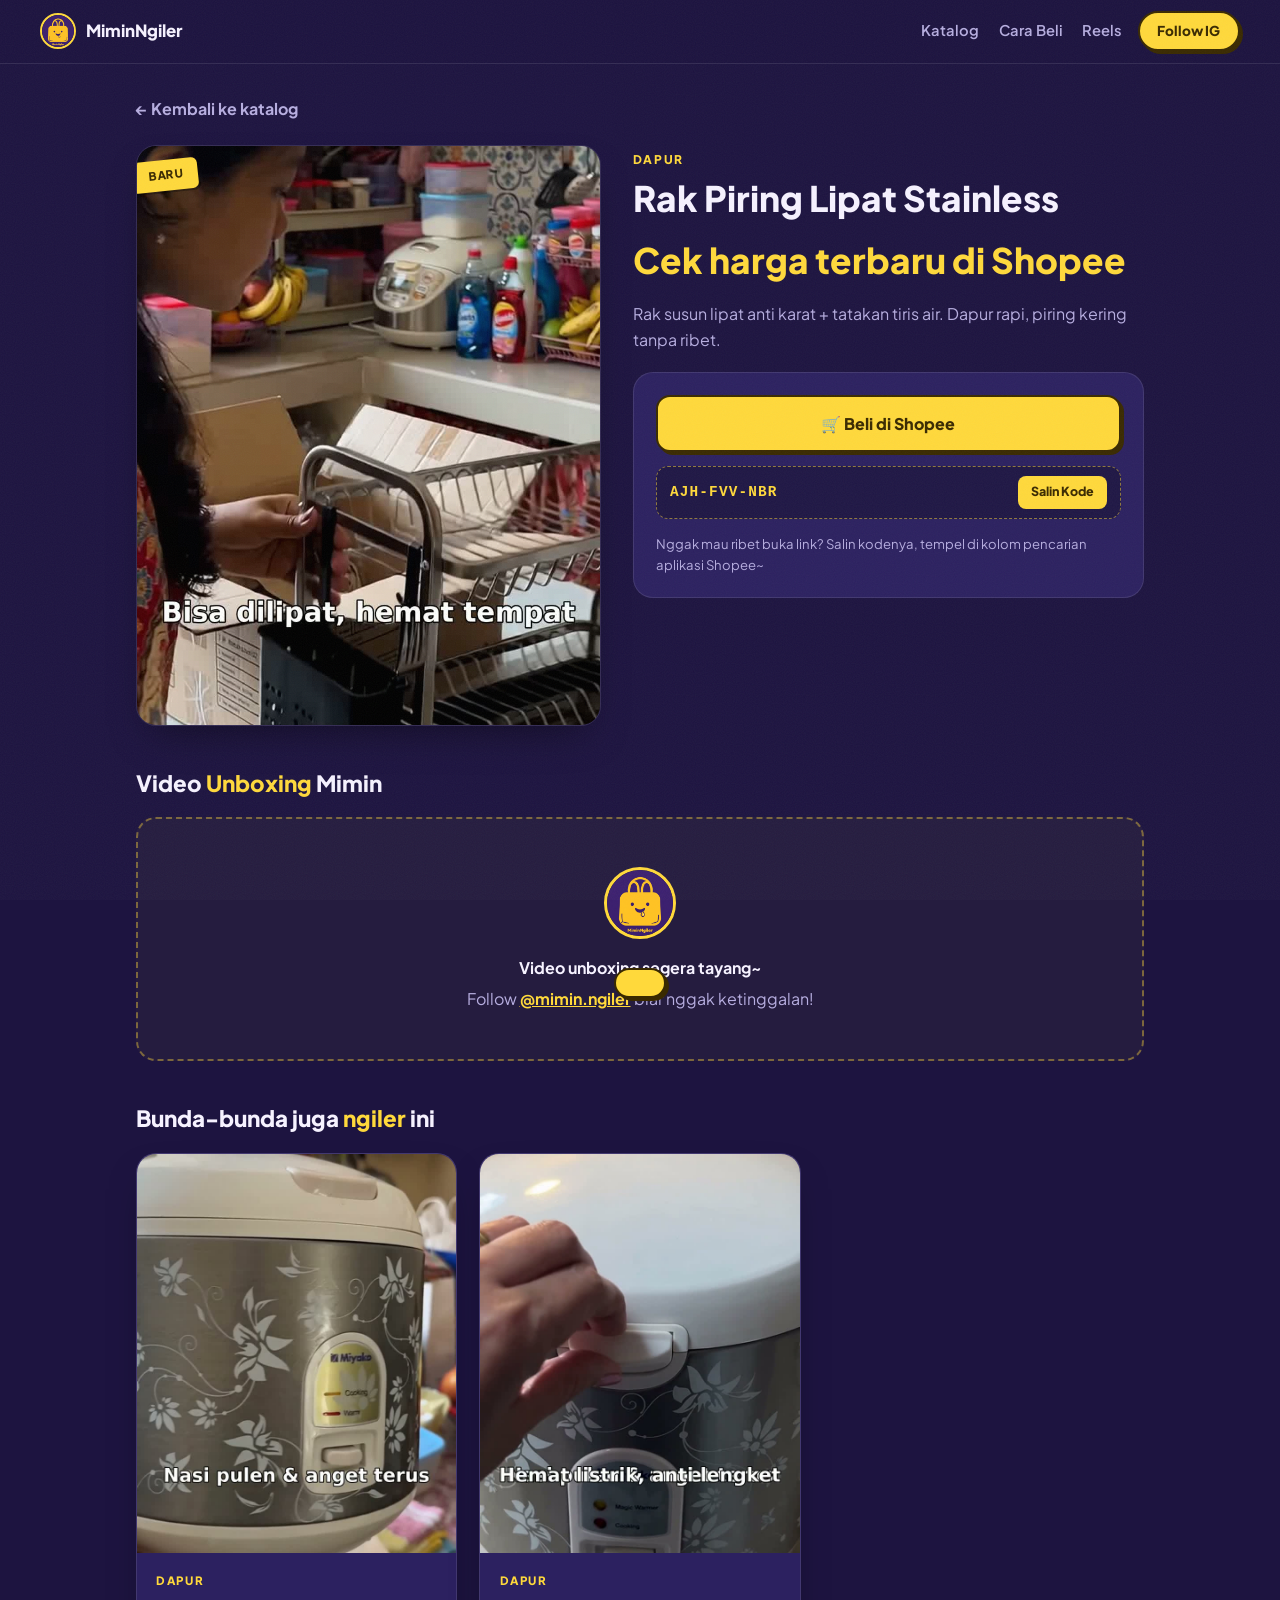
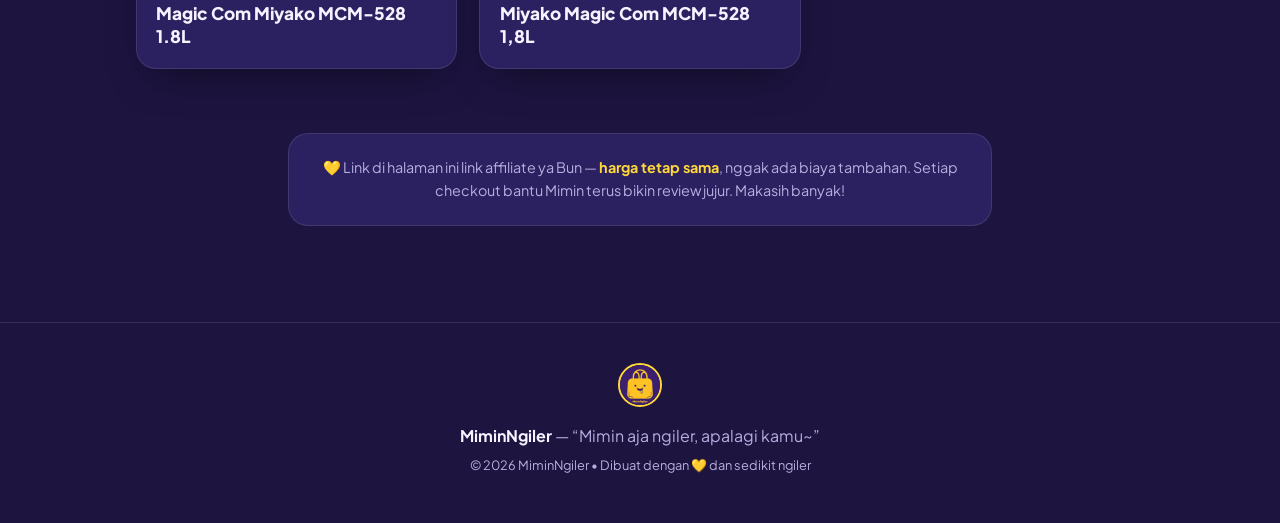
<file: p-rak-piring.html>
<!DOCTYPE html>
<html lang="id">
<head>
<meta charset="UTF-8">
<meta name="viewport" content="width=device-width, initial-scale=1.0">
<title>Rak Piring Lipat Stainless — MiminNgiler</title>
<meta name="description" content="Rak Piring Lipat Stainless — Rak susun lipat anti karat + tatakan tiris air. Dapur rapi, piring kering tanpa ribet. Rekomendasi jujur MiminNgiler.">
<link rel="icon" type="image/png" href="img/logo.png">
<link rel="preconnect" href="https://fonts.googleapis.com">
<link rel="preconnect" href="https://fonts.gstatic.com" crossorigin>
<link href="https://fonts.googleapis.com/css2?family=Plus+Jakarta+Sans:ital,wght@0,400;0,500;0,600;0,700;0,800;1,600&display=swap" rel="stylesheet">
<link rel="stylesheet" href="styles.css">
<style>
.detail{max-width:68rem;margin:0 auto;padding:2rem clamp(1rem,4vw,2.5rem)}
.back{display:inline-flex;align-items:center;gap:.4rem;color:var(--muted);text-decoration:none;font-weight:700;margin-bottom:1.5rem}
.back:hover{color:var(--yellow)}
.dgrid{display:grid;grid-template-columns:1fr 1.1fr;gap:2rem;align-items:start}
@media(max-width:720px){.dgrid{grid-template-columns:1fr}}
.dthumb{border-radius:var(--radius);overflow:hidden;border:1px solid var(--line);box-shadow:var(--shadow);position:relative}
.dthumb img{width:100%;aspect-ratio:4/5;object-fit:cover}
.dinfo .cat{font-size:.75rem;font-weight:800;letter-spacing:.14em;text-transform:uppercase;color:var(--yellow)}
.dinfo h1{font-size:clamp(1.5rem,4.5vw,2.2rem);font-weight:800;line-height:1.2;margin:.4rem 0 .8rem}
.price{font-size:clamp(1.6rem,5vw,2.2rem);font-weight:800;color:var(--yellow);margin:.6rem 0}
.price-note{font-size:.8rem;color:var(--muted)}
.speclist{list-style:none;margin:1rem 0;display:grid;gap:.5rem}
.speclist li{background:var(--card);border:1px solid var(--line);border-radius:12px;padding:.7rem 1rem;font-size:.92rem}
.speclist li::before{content:"✓ ";color:var(--yellow);font-weight:800}
.buybox{background:var(--card);border:1px solid var(--line);border-radius:var(--radius);padding:1.4rem;margin-top:1.2rem;display:grid;gap:.9rem}
.dreel{margin-top:2.5rem}
.dreel h2{font-size:1.4rem;font-weight:800;margin-bottom:1rem}
.dreel h2 em{font-style:normal;color:var(--yellow)}
.rel{margin-top:2.5rem}
.rel h2{font-size:1.4rem;font-weight:800;margin-bottom:1rem}
</style>
</head>
<body>
<div class="grain" aria-hidden="true"></div>
<header class="topbar">
  <a class="brand" href="index.html"><img src="img/logo.png" alt="Logo MiminNgiler" width="36" height="36"><span>MiminNgiler</span></a>
  <nav class="topnav"><a href="index.html#katalog">Katalog</a><a href="index.html#cara-beli">Cara Beli</a><a href="index.html#reels">Reels</a></nav>
  <a class="btn btn-small" href="https://instagram.com/mimin.ngiler" target="_blank" rel="noopener">Follow IG</a>
</header>
<main class="detail">
  <a class="back" href="index.html#katalog">← Kembali ke katalog</a>
  <div class="dgrid">
    <div class="dthumb">
      <div class="sticker">Baru</div>
      <img src='img/rak-piring.jpg' alt='Rak Piring Lipat Stainless'>
    </div>
    <div class="dinfo">
      <span class="cat">Dapur</span>
      <h1>Rak Piring Lipat Stainless</h1>
      <div class="price">Cek harga terbaru di Shopee</div>
      
      <p style="color:var(--muted);margin:.8rem 0">Rak susun lipat anti karat + tatakan tiris air. Dapur rapi, piring kering tanpa ribet.</p>
      
      <div class="buybox">
        <a class="buy-btn" href="https://s.shopee.co.id/8V9SZcOnuZ?exp_info=tt_GojqBvvM" target="_blank" rel="noopener nofollow">🛒 Beli di Shopee</a>
        <div class="code-row"><code>AJH-FVV-NBR</code><button class="copy-btn" data-code="AJH-FVV-NBR">Salin Kode</button></div>
        <p style="font-size:.82rem;color:var(--muted)">Nggak mau ribet buka link? Salin kodenya, tempel di kolom pencarian aplikasi Shopee~</p>
      </div>
    </div>
  </div>
  <section class="dreel">
    <h2>Video <em>Unboxing</em> Mimin</h2>
    <div class="reel-ph"><img src="img/logo.png" alt=""><strong>Video unboxing segera tayang~</strong><p>Follow <a href="https://instagram.com/mimin.ngiler" target="_blank" rel="noopener" style="color:var(--yellow);font-weight:700">@mimin.ngiler</a> biar nggak ketinggalan!</p></div>
  </section>
  <section class='rel'><h2>Bunda-bunda juga <em style='font-style:normal;color:var(--yellow)'>ngiler</em> ini</h2><div class='grid'><article class='card'><a href='p-magicom-miyako.html' style='text-decoration:none;color:inherit'><div class='thumb'><img src='img/magicom-miyako.jpg' alt='Magic Com Miyako MCM-528 1.8L' loading='lazy'></div><div class='card-body'><span class='cat'>Dapur</span><h3>Magic Com Miyako MCM-528 1.8L</h3></div></a></article><article class='card'><a href='p-magic-com.html' style='text-decoration:none;color:inherit'><div class='thumb'><img src='img/magic-com.jpg' alt='Miyako Magic Com MCM-528 1,8L' loading='lazy'></div><div class='card-body'><span class='cat'>Dapur</span><h3>Miyako Magic Com MCM-528 1,8L</h3></div></a></article></div></section>
  <section class="section disclaimer"><p>💛 Link di halaman ini link affiliate ya Bun — <strong>harga tetap sama</strong>, nggak ada biaya tambahan. Setiap checkout bantu Mimin terus bikin review jujur. Makasih banyak!</p></section>
</main>
<footer>
  <img src="img/logo.png" alt="" width="44" height="44">
  <p><strong>MiminNgiler</strong> — “Mimin aja ngiler, apalagi kamu~”</p>
  <p class="foot-small">© 2026 MiminNgiler • Dibuat dengan 💛 dan sedikit ngiler</p>
</footer>
<div class="toast" id="toast" role="status"></div>
<script async src="https://www.instagram.com/embed.js"></script>
<script>
document.querySelectorAll('.copy-btn').forEach(b=>b.addEventListener('click',async()=>{
  try{await navigator.clipboard.writeText(b.dataset.code)}catch(e){}
  const t=document.getElementById('toast');t.textContent='Kode '+b.dataset.code+' tersalin! Tempel di pencarian Shopee 🛒';t.classList.add('show');
  setTimeout(()=>t.classList.remove('show'),2200);
}));
if(window.instgrm)window.instgrm.Embeds.process();
</script>
</body>
</html>
</file>
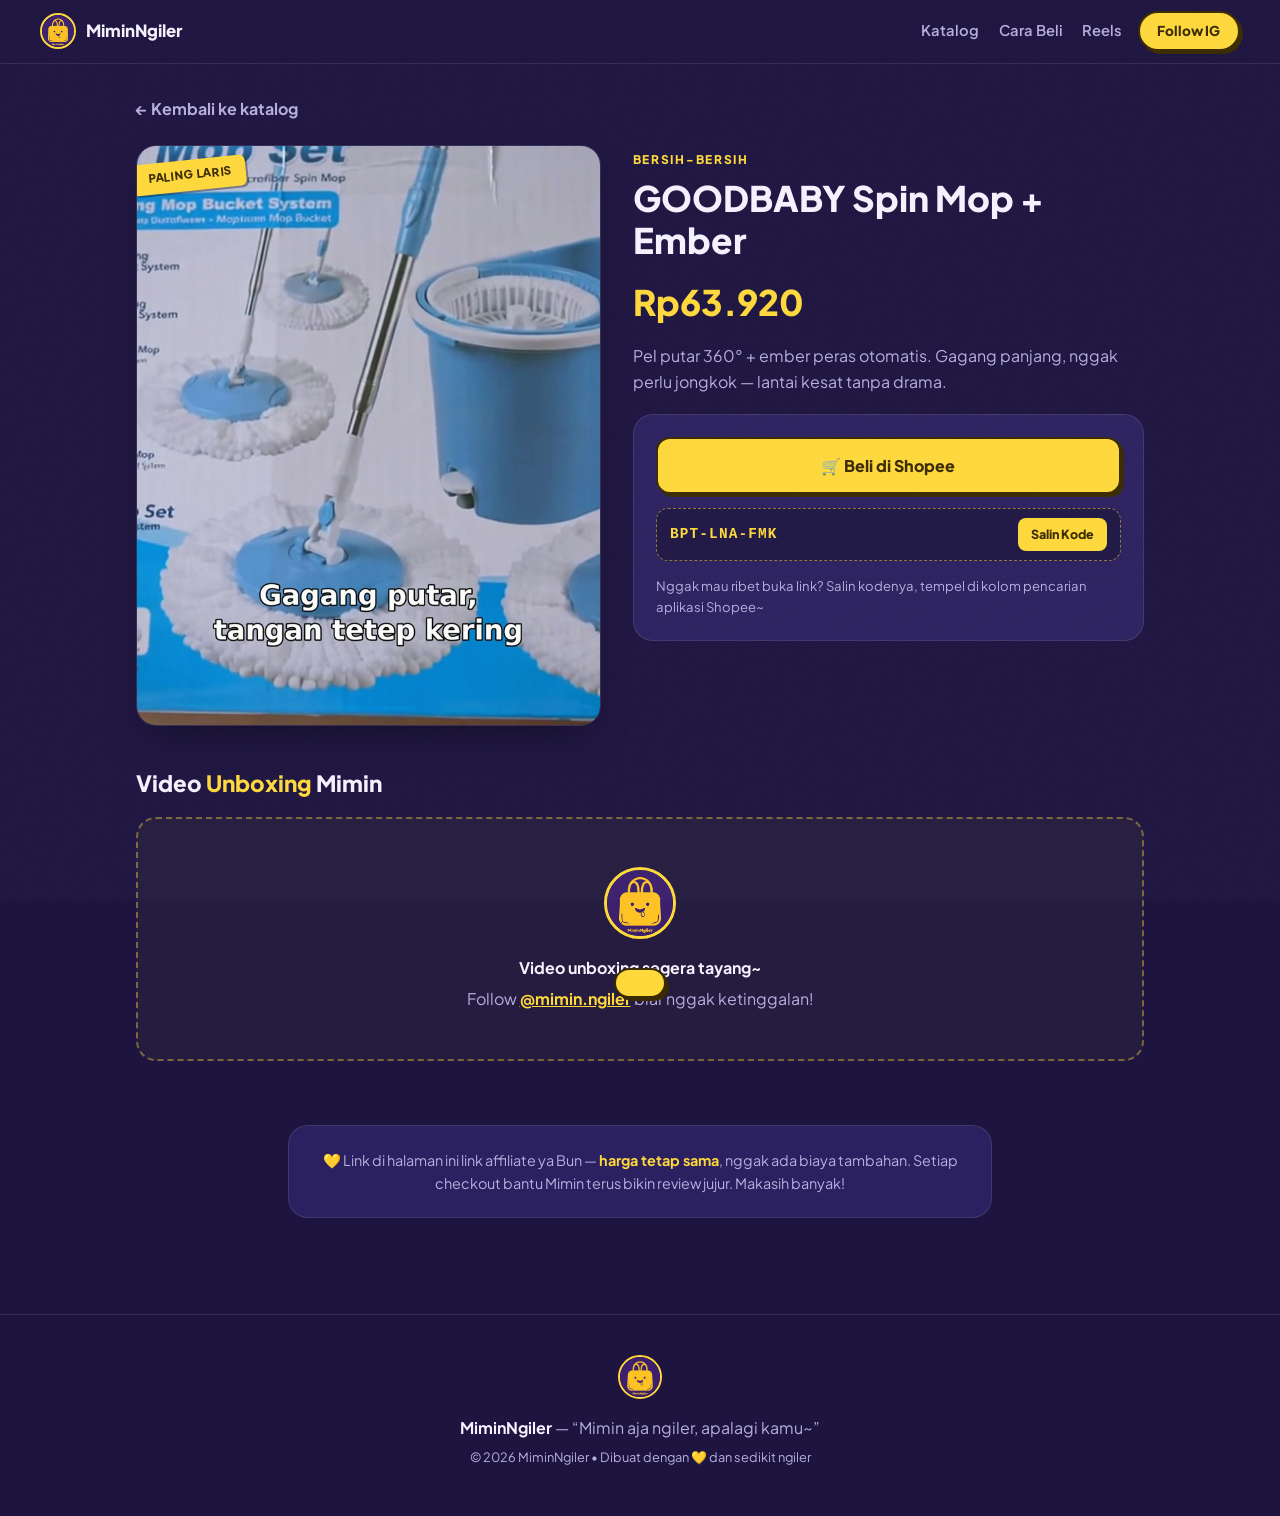
<file: p-spin-mop.html>
<!DOCTYPE html>
<html lang="id">
<head>
<meta charset="UTF-8">
<meta name="viewport" content="width=device-width, initial-scale=1.0">
<title>GOODBABY Spin Mop + Ember — MiminNgiler</title>
<meta name="description" content="GOODBABY Spin Mop + Ember — Pel putar 360° + ember peras otomatis. Gagang panjang, nggak perlu jongkok — lantai kesat tanpa drama. Rekomendasi jujur MiminNgiler.">
<link rel="icon" type="image/png" href="img/logo.png">
<link rel="preconnect" href="https://fonts.googleapis.com">
<link rel="preconnect" href="https://fonts.gstatic.com" crossorigin>
<link href="https://fonts.googleapis.com/css2?family=Plus+Jakarta+Sans:ital,wght@0,400;0,500;0,600;0,700;0,800;1,600&display=swap" rel="stylesheet">
<link rel="stylesheet" href="styles.css">
<style>
.detail{max-width:68rem;margin:0 auto;padding:2rem clamp(1rem,4vw,2.5rem)}
.back{display:inline-flex;align-items:center;gap:.4rem;color:var(--muted);text-decoration:none;font-weight:700;margin-bottom:1.5rem}
.back:hover{color:var(--yellow)}
.dgrid{display:grid;grid-template-columns:1fr 1.1fr;gap:2rem;align-items:start}
@media(max-width:720px){.dgrid{grid-template-columns:1fr}}
.dthumb{border-radius:var(--radius);overflow:hidden;border:1px solid var(--line);box-shadow:var(--shadow);position:relative}
.dthumb img{width:100%;aspect-ratio:4/5;object-fit:cover}
.dinfo .cat{font-size:.75rem;font-weight:800;letter-spacing:.14em;text-transform:uppercase;color:var(--yellow)}
.dinfo h1{font-size:clamp(1.5rem,4.5vw,2.2rem);font-weight:800;line-height:1.2;margin:.4rem 0 .8rem}
.price{font-size:clamp(1.6rem,5vw,2.2rem);font-weight:800;color:var(--yellow);margin:.6rem 0}
.price-note{font-size:.8rem;color:var(--muted)}
.speclist{list-style:none;margin:1rem 0;display:grid;gap:.5rem}
.speclist li{background:var(--card);border:1px solid var(--line);border-radius:12px;padding:.7rem 1rem;font-size:.92rem}
.speclist li::before{content:"✓ ";color:var(--yellow);font-weight:800}
.buybox{background:var(--card);border:1px solid var(--line);border-radius:var(--radius);padding:1.4rem;margin-top:1.2rem;display:grid;gap:.9rem}
.dreel{margin-top:2.5rem}
.dreel h2{font-size:1.4rem;font-weight:800;margin-bottom:1rem}
.dreel h2 em{font-style:normal;color:var(--yellow)}
.rel{margin-top:2.5rem}
.rel h2{font-size:1.4rem;font-weight:800;margin-bottom:1rem}
</style>
</head>
<body>
<div class="grain" aria-hidden="true"></div>
<header class="topbar">
  <a class="brand" href="index.html"><img src="img/logo.png" alt="Logo MiminNgiler" width="36" height="36"><span>MiminNgiler</span></a>
  <nav class="topnav"><a href="index.html#katalog">Katalog</a><a href="index.html#cara-beli">Cara Beli</a><a href="index.html#reels">Reels</a></nav>
  <a class="btn btn-small" href="https://instagram.com/mimin.ngiler" target="_blank" rel="noopener">Follow IG</a>
</header>
<main class="detail">
  <a class="back" href="index.html#katalog">← Kembali ke katalog</a>
  <div class="dgrid">
    <div class="dthumb">
      <div class="sticker">Paling Laris</div>
      <img src='img/spin-mop.jpg' alt='GOODBABY Spin Mop + Ember'>
    </div>
    <div class="dinfo">
      <span class="cat">Bersih-bersih</span>
      <h1>GOODBABY Spin Mop + Ember</h1>
      <div class="price">Rp63.920</div>
      
      <p style="color:var(--muted);margin:.8rem 0">Pel putar 360° + ember peras otomatis. Gagang panjang, nggak perlu jongkok — lantai kesat tanpa drama.</p>
      
      <div class="buybox">
        <a class="buy-btn" href="https://s.shopee.co.id/5At0bFPxCu?exp_info=tt_GojqBvvM" target="_blank" rel="noopener nofollow">🛒 Beli di Shopee</a>
        <div class="code-row"><code>BPT-LNA-FMK</code><button class="copy-btn" data-code="BPT-LNA-FMK">Salin Kode</button></div>
        <p style="font-size:.82rem;color:var(--muted)">Nggak mau ribet buka link? Salin kodenya, tempel di kolom pencarian aplikasi Shopee~</p>
      </div>
    </div>
  </div>
  <section class="dreel">
    <h2>Video <em>Unboxing</em> Mimin</h2>
    <div class="reel-ph"><img src="img/logo.png" alt=""><strong>Video unboxing segera tayang~</strong><p>Follow <a href="https://instagram.com/mimin.ngiler" target="_blank" rel="noopener" style="color:var(--yellow);font-weight:700">@mimin.ngiler</a> biar nggak ketinggalan!</p></div>
  </section>
  
  <section class="section disclaimer"><p>💛 Link di halaman ini link affiliate ya Bun — <strong>harga tetap sama</strong>, nggak ada biaya tambahan. Setiap checkout bantu Mimin terus bikin review jujur. Makasih banyak!</p></section>
</main>
<footer>
  <img src="img/logo.png" alt="" width="44" height="44">
  <p><strong>MiminNgiler</strong> — “Mimin aja ngiler, apalagi kamu~”</p>
  <p class="foot-small">© 2026 MiminNgiler • Dibuat dengan 💛 dan sedikit ngiler</p>
</footer>
<div class="toast" id="toast" role="status"></div>
<script async src="https://www.instagram.com/embed.js"></script>
<script>
document.querySelectorAll('.copy-btn').forEach(b=>b.addEventListener('click',async()=>{
  try{await navigator.clipboard.writeText(b.dataset.code)}catch(e){}
  const t=document.getElementById('toast');t.textContent='Kode '+b.dataset.code+' tersalin! Tempel di pencarian Shopee 🛒';t.classList.add('show');
  setTimeout(()=>t.classList.remove('show'),2200);
}));
if(window.instgrm)window.instgrm.Embeds.process();
</script>
</body>
</html>
</file>
<file: styles.css>
:root{
  --bg:#1d1440;
  --bg2:#251b52;
  --card:#2c2160;
  --card2:#332772;
  --ink:#f6f2ff;
  --muted:#b7aee0;
  --yellow:#ffd93b;
  --yellow-deep:#f5b800;
  --yellow-ink:#3a2a00;
  --line:rgba(255,255,255,.1);
  --radius:20px;
  --shadow:0 18px 40px -18px rgba(0,0,0,.55);
}
*{margin:0;padding:0;box-sizing:border-box}
html{scroll-behavior:smooth}
body{
  font-family:'Plus Jakarta Sans',system-ui,sans-serif;
  background:var(--bg);
  color:var(--ink);
  line-height:1.6;
  overflow-x:hidden;
}
::selection{background:var(--yellow);color:var(--yellow-ink)}
img{display:block;max-width:100%}
a{color:inherit}

/* film grain */
.grain{
  position:fixed;inset:0;z-index:60;pointer-events:none;opacity:.05;
  background-image:url("data:image/svg+xml,%3Csvg xmlns='http://www.w3.org/2000/svg' width='120' height='120'%3E%3Cfilter id='n'%3E%3CfeTurbulence type='fractalNoise' baseFrequency='0.9' numOctaves='2'/%3E%3C/filter%3E%3Crect width='120' height='120' filter='url(%23n)' opacity='1'/%3E%3C/svg%3E");
}

/* marquee */
.marquee{
  background:var(--yellow);color:var(--yellow-ink);
  overflow:hidden;white-space:nowrap;
  font-weight:800;font-size:.8rem;letter-spacing:.12em;
  padding:.55rem 0;transform:rotate(-1deg) scale(1.02);
  border-top:2px solid var(--yellow-ink);border-bottom:2px solid var(--yellow-ink);
}
.marquee-track{display:inline-block;animation:scroll 22s linear infinite}
.marquee .dot{margin:0 .9rem}
@keyframes scroll{to{transform:translateX(-50%)}}

/* topbar */
.topbar{
  position:sticky;top:0;z-index:50;
  display:flex;align-items:center;gap:1rem;
  padding:.7rem clamp(1rem,4vw,2.5rem);
  background:rgba(29,20,64,.82);backdrop-filter:blur(14px);
  border-bottom:1px solid var(--line);
}
.brand{display:flex;align-items:center;gap:.6rem;font-weight:800;font-size:1.05rem;text-decoration:none}
.brand img{border-radius:50%;border:2px solid var(--yellow)}
.topnav{display:flex;gap:1.2rem;margin-left:auto}
.topnav a{text-decoration:none;color:var(--muted);font-weight:600;font-size:.92rem}
.topnav a:hover{color:var(--yellow)}
.btn{
  display:inline-block;background:var(--yellow);color:var(--yellow-ink);
  font-weight:800;text-decoration:none;border-radius:999px;
  padding:.7rem 1.6rem;border:2px solid var(--yellow-ink);
  box-shadow:3px 3px 0 var(--yellow-ink);
  transition:transform .15s,box-shadow .15s;
}
.btn:hover{transform:translate(-1px,-1px);box-shadow:4px 4px 0 var(--yellow-ink)}
.btn:active{transform:translate(2px,2px);box-shadow:0 0 0 var(--yellow-ink)}
.btn-small{padding:.45rem 1.1rem;font-size:.85rem}

/* hero */
.hero{
  text-align:center;padding:clamp(2.5rem,7vw,4.5rem) 1.2rem 3rem;
  background:
    radial-gradient(600px 300px at 50% -40px,rgba(255,217,59,.14),transparent 70%),
    radial-gradient(500px 260px at 85% 20%,rgba(150,110,255,.12),transparent 70%),
    var(--bg);
}
.hero-logo img{
  margin:0 auto 1.2rem;border-radius:50%;
  border:4px solid var(--yellow);
  box-shadow:0 0 0 8px rgba(255,217,59,.12),0 0 60px rgba(255,217,59,.25),var(--shadow);
  animation:float 5s ease-in-out infinite;
}
@keyframes float{50%{transform:translateY(-8px)}}
.kicker{
  display:inline-block;font-size:.72rem;font-weight:800;letter-spacing:.22em;
  color:var(--yellow);border:1px dashed rgba(255,217,59,.55);
  padding:.35rem .9rem;border-radius:999px;margin-bottom:1rem;
}
.hero h1{font-size:clamp(2.6rem,9vw,4.6rem);font-weight:800;line-height:1.05;letter-spacing:-.02em}
.hero h1 span{color:var(--yellow)}
.tagline{font-size:clamp(1.05rem,3.4vw,1.35rem);font-style:italic;font-weight:600;color:var(--muted);margin:.6rem 0 1rem}
.hero-desc{max-width:34rem;margin:0 auto;color:var(--muted)}
.hero-desc strong{color:var(--ink)}
.socials{display:flex;gap:.8rem;justify-content:center;margin:1.6rem 0}
.socials a{
  width:48px;height:48px;display:grid;place-items:center;border-radius:16px;
  background:var(--card);border:1px solid var(--line);transition:.2s;
}
.socials a:hover{background:var(--yellow);transform:translateY(-3px) rotate(-4deg)}
.socials svg{width:22px;height:22px;fill:var(--ink)}
.socials a:hover svg{fill:var(--yellow-ink)}
.hero-stats{display:flex;gap:1rem;justify-content:center;flex-wrap:wrap;margin-top:.4rem}
.stat{
  background:var(--card);border:1px solid var(--line);border-radius:16px;
  padding:.8rem 1.6rem;min-width:7.5rem;
}
.stat strong{display:block;font-size:1.4rem;color:var(--yellow)}
.stat span{font-size:.78rem;color:var(--muted)}

/* sections */
.section{padding:clamp(2.5rem,6vw,4rem) clamp(1rem,4vw,2.5rem);max-width:72rem;margin:0 auto}
.section-head{text-align:center;margin-bottom:2rem}
.section-head h2{font-size:clamp(1.7rem,5vw,2.4rem);font-weight:800;letter-spacing:-.01em}
.section-head h2 em{font-style:normal;color:var(--yellow);position:relative}
.section-head h2 em::after{
  content:"";position:absolute;left:0;right:0;bottom:2px;height:8px;z-index:-1;
  background:rgba(255,217,59,.28);transform:rotate(-1deg);
}
.section-head p{color:var(--muted);margin-top:.4rem}

/* tools */
.tools{display:flex;flex-direction:column;gap:1rem;margin-bottom:1.8rem}
.search{
  display:flex;align-items:center;gap:.7rem;background:var(--card);
  border:1px solid var(--line);border-radius:999px;padding:.7rem 1.2rem;max-width:30rem;margin:0 auto;width:100%;
}
.search svg{width:18px;height:18px;fill:var(--muted);flex:none}
.search input{
  background:none;border:none;outline:none;color:var(--ink);width:100%;
  font:inherit;font-size:.95rem;
}
.search input::placeholder{color:var(--muted)}
.chips{display:flex;gap:.6rem;justify-content:center;flex-wrap:wrap}
.chip{
  background:transparent;color:var(--muted);border:1px solid var(--line);
  border-radius:999px;padding:.45rem 1.1rem;font:inherit;font-weight:700;font-size:.85rem;cursor:pointer;
  transition:.18s;
}
.chip:hover{border-color:var(--yellow);color:var(--yellow)}
.chip.active{background:var(--yellow);color:var(--yellow-ink);border-color:var(--yellow-ink)}

/* product grid */
.grid{display:grid;grid-template-columns:repeat(auto-fill,minmax(16.5rem,1fr));gap:1.4rem}
.card{
  background:var(--card);border:1px solid var(--line);border-radius:var(--radius);
  overflow:hidden;box-shadow:var(--shadow);position:relative;
  transition:transform .22s,box-shadow .22s;
  display:flex;flex-direction:column;
}
.card:hover{transform:translateY(-6px);box-shadow:0 26px 50px -18px rgba(0,0,0,.6)}
.cardlink{text-decoration:none;color:inherit;display:block}
.cardlink:hover h3{color:var(--yellow)}
.thumb{position:relative;aspect-ratio:4/5;overflow:hidden;background:var(--bg2)}
.thumb img{width:100%;height:100%;object-fit:cover;transition:transform .4s}
.card:hover .thumb img{transform:scale(1.05)}
.thumb-ph{
  width:100%;height:100%;display:flex;flex-direction:column;gap:.6rem;
  align-items:center;justify-content:center;color:var(--muted);font-weight:700;
  background:
    radial-gradient(circle at 50% 35%,rgba(255,217,59,.16),transparent 60%),
    repeating-linear-gradient(-45deg,transparent 0 14px,rgba(255,255,255,.03) 14px 28px),
    var(--bg2);
}
.thumb-ph img{width:84px;height:84px;border-radius:50%;border:3px solid var(--yellow);opacity:.9}
.sticker{
  position:absolute;top:.9rem;left:-.4rem;z-index:2;
  background:var(--yellow);color:var(--yellow-ink);
  font-weight:800;font-size:.72rem;letter-spacing:.06em;text-transform:uppercase;
  padding:.4rem .9rem .4rem 1.1rem;border-radius:6px;
  transform:rotate(-6deg);box-shadow:2px 2px 0 rgba(0,0,0,.35);
}
.card-body{padding:1.2rem;display:flex;flex-direction:column;gap:.7rem;flex:1}
.cat{font-size:.72rem;font-weight:800;letter-spacing:.14em;text-transform:uppercase;color:var(--yellow)}
.card h3{font-size:1.08rem;font-weight:800;line-height:1.35}
.card .desc{font-size:.88rem;color:var(--muted);flex:1}
.code-row{display:flex;align-items:center;gap:.6rem;background:rgba(0,0,0,.28);border:1px dashed rgba(255,217,59,.5);border-radius:12px;padding:.55rem .8rem}
.code-row code{font-family:ui-monospace,monospace;font-weight:700;letter-spacing:.08em;color:var(--yellow);font-size:.9rem}
.copy-btn{
  margin-left:auto;background:var(--yellow);color:var(--yellow-ink);border:none;cursor:pointer;
  font:inherit;font-weight:800;font-size:.78rem;border-radius:8px;padding:.4rem .8rem;
  display:flex;align-items:center;gap:.35rem;transition:.15s;
}
.copy-btn:hover{background:#fff}
.copy-btn svg{width:13px;height:13px;fill:currentColor}
.buy-btn{
  display:block;text-align:center;background:var(--yellow);color:var(--yellow-ink);
  font-weight:800;text-decoration:none;border-radius:14px;padding:.85rem;
  border:2px solid var(--yellow-ink);box-shadow:3px 3px 0 var(--yellow-ink);
  transition:transform .15s,box-shadow .15s;
}
.buy-btn:hover{transform:translate(-1px,-1px);box-shadow:4px 4px 0 var(--yellow-ink)}
.buy-btn:active{transform:translate(2px,2px);box-shadow:0 0 0 var(--yellow-ink)}
.detail-btn{
  display:block;text-align:center;margin-top:.6rem;color:var(--yellow);
  font-weight:700;text-decoration:none;border-radius:14px;padding:.7rem;
  border:2px dashed var(--yellow);
}
.detail-btn:hover{background:rgba(255,217,59,.12)}
.empty{text-align:center;color:var(--muted);padding:2rem}

/* howto */
.howto{background:var(--bg2);border-top:1px solid var(--line);border-bottom:1px solid var(--line)}
.howto .section{padding-top:clamp(2.5rem,6vw,4rem)}
.steps{list-style:none;display:grid;grid-template-columns:repeat(auto-fit,minmax(15rem,1fr));gap:1.2rem;max-width:60rem;margin:0 auto}
.steps li{
  background:var(--card);border:1px solid var(--line);border-radius:var(--radius);
  padding:1.4rem;display:flex;gap:1rem;align-items:flex-start;
}
.num{
  flex:none;width:2.6rem;height:2.6rem;border-radius:50%;
  background:var(--yellow);color:var(--yellow-ink);
  display:grid;place-items:center;font-weight:800;font-size:1.2rem;
  box-shadow:2px 2px 0 var(--yellow-ink);
}
.steps strong{display:block;margin-bottom:.25rem}
.steps p{font-size:.88rem;color:var(--muted)}

/* reels */
.reels-grid{display:grid;grid-template-columns:repeat(auto-fill,minmax(15rem,1fr));gap:1.2rem}
.reel-ph{
  border:2px dashed rgba(255,217,59,.4);border-radius:var(--radius);
  padding:3rem 1.5rem;text-align:center;color:var(--muted);
  background:rgba(255,217,59,.04);
}
.reel-ph img{width:72px;height:72px;border-radius:50%;margin:0 auto 1rem;border:3px solid var(--yellow)}
.reel-ph strong{color:var(--ink);display:block;margin-bottom:.3rem}
.reel-card iframe{width:100%;border-radius:var(--radius);border:1px solid var(--line);min-height:480px;background:var(--card)}

/* disclaimer */
.disclaimer p{
  max-width:44rem;margin:0 auto;text-align:center;font-size:.9rem;color:var(--muted);
  background:var(--card);border:1px solid var(--line);border-radius:var(--radius);padding:1.4rem 1.8rem;
}
.disclaimer strong{color:var(--yellow)}

/* footer */
footer{text-align:center;padding:2.5rem 1rem 3rem;border-top:1px solid var(--line);color:var(--muted)}
footer img{margin:0 auto 1rem;border-radius:50%;border:2px solid var(--yellow)}
footer strong{color:var(--ink)}
.foot-small{font-size:.8rem;margin-top:.4rem}

/* toast */
.toast{
  position:fixed;bottom:1.4rem;left:50%;transform:translateX(-50%) translateY(120px);
  background:var(--yellow);color:var(--yellow-ink);font-weight:800;
  padding:.8rem 1.5rem;border-radius:999px;border:2px solid var(--yellow-ink);
  box-shadow:3px 3px 0 var(--yellow-ink);z-index:70;transition:transform .3s;
  max-width:90vw;text-align:center;
}
.toast.show{transform:translateX(-50%) translateY(0)}

/* reveal */
.js .reveal{opacity:0;transform:translateY(22px);transition:opacity .6s,transform .6s}
.reveal.in{opacity:1;transform:none}

@media(max-width:640px){
  .topnav{display:none}
  .hero-stats{gap:.6rem}
  .stat{min-width:6.5rem;padding:.7rem 1rem}
}
</file>
